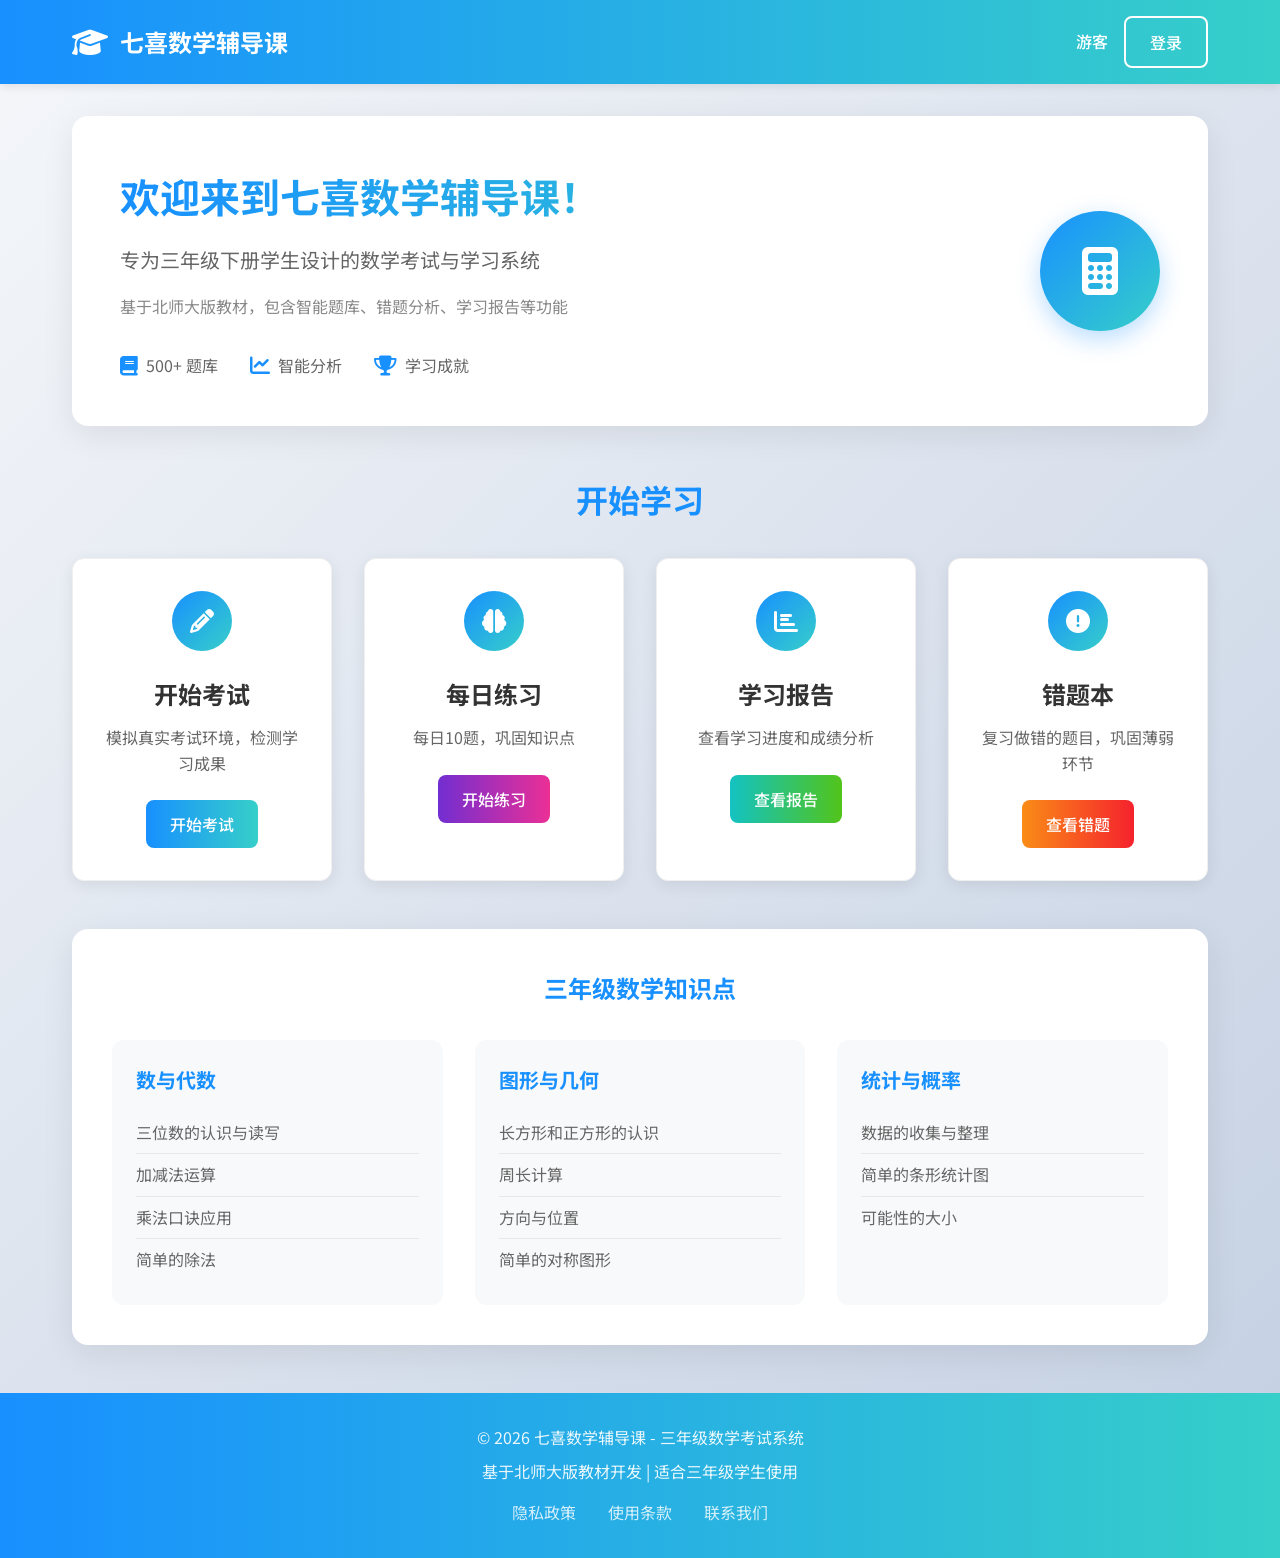
<file: index.html>
<!DOCTYPE html>
<html lang="zh-CN">
<head>
    <meta charset="UTF-8">
    <meta name="viewport" content="width=device-width, initial-scale=1.0">
    <title>七喜数学辅导课 - 三年级下册数学考试系统</title>
    <link rel="stylesheet" href="css/style.css">
    <link rel="stylesheet" href="css/exam-report.css">
    <link rel="stylesheet" href="css/chapter-selection.css">
    <link rel="stylesheet" href="https://cdnjs.cloudflare.com/ajax/libs/font-awesome/6.4.0/css/all.min.css">
    <link href="https://fonts.googleapis.com/css2?family=Noto+Sans+SC:wght@300;400;500;700&display=swap" rel="stylesheet">
</head>
<body>
    <!-- 导航栏 -->
    <nav class="navbar">
        <div class="nav-container">
            <div class="nav-brand">
                <i class="fas fa-graduation-cap"></i>
                <span>七喜数学辅导课</span>
            </div>
            <div class="nav-user">
                <span id="username">游客</span>
                <button id="loginBtn" class="btn btn-outline">登录</button>
            </div>
        </div>
    </nav>

    <!-- 主内容区 -->
    <main class="container">
        <!-- 欢迎横幅 -->
        <section class="hero">
            <div class="hero-content">
                <h1>欢迎来到七喜数学辅导课！</h1>
                <p class="subtitle">专为三年级下册学生设计的数学考试与学习系统</p>
                <p class="description">基于北师大版教材，包含智能题库、错题分析、学习报告等功能</p>
                <div class="hero-stats">
                    <div class="stat">
                        <i class="fas fa-book"></i>
                        <span>500+ 题库</span>
                    </div>
                    <div class="stat">
                        <i class="fas fa-chart-line"></i>
                        <span>智能分析</span>
                    </div>
                    <div class="stat">
                        <i class="fas fa-trophy"></i>
                        <span>学习成就</span>
                    </div>
                </div>
            </div>
            <div class="hero-image">
                <div class="math-icon">
                    <i class="fas fa-calculator"></i>
                </div>
            </div>
        </section>

        <!-- 功能卡片 -->
        <section class="features">
            <h2>开始学习</h2>
            <div class="cards">
                <div class="card" id="startExam">
                    <div class="card-icon">
                        <i class="fas fa-pencil-alt"></i>
                    </div>
                    <h3>开始考试</h3>
                    <p>模拟真实考试环境，检测学习成果</p>
                    <button class="btn btn-primary">开始考试</button>
                </div>
                
                <div class="card" id="dailyPractice">
                    <div class="card-icon">
                        <i class="fas fa-brain"></i>
                    </div>
                    <h3>每日练习</h3>
                    <p>每日10题，巩固知识点</p>
                    <button class="btn btn-secondary">开始练习</button>
                </div>
                
                <div class="card" id="viewReport">
                    <div class="card-icon">
                        <i class="fas fa-chart-bar"></i>
                    </div>
                    <h3>学习报告</h3>
                    <p>查看学习进度和成绩分析</p>
                    <button class="btn btn-info">查看报告</button>
                </div>
                
                <div class="card" id="wrongQuestions">
                    <div class="card-icon">
                        <i class="fas fa-exclamation-circle"></i>
                    </div>
                    <h3>错题本</h3>
                    <p>复习做错的题目，巩固薄弱环节</p>
                    <button class="btn btn-warning">查看错题</button>
                </div>
            </div>
        </section>

        <!-- 年级信息 -->
        <section class="grade-info">
            <h2>三年级数学知识点</h2>
            <div class="topics">
                <div class="topic">
                    <h4>数与代数</h4>
                    <ul>
                        <li>三位数的认识与读写</li>
                        <li>加减法运算</li>
                        <li>乘法口诀应用</li>
                        <li>简单的除法</li>
                    </ul>
                </div>
                <div class="topic">
                    <h4>图形与几何</h4>
                    <ul>
                        <li>长方形和正方形的认识</li>
                        <li>周长计算</li>
                        <li>方向与位置</li>
                        <li>简单的对称图形</li>
                    </ul>
                </div>
                <div class="topic">
                    <h4>统计与概率</h4>
                    <ul>
                        <li>数据的收集与整理</li>
                        <li>简单的条形统计图</li>
                        <li>可能性的大小</li>
                    </ul>
                </div>
            </div>
        </section>
    </main>

    <!-- 页脚 -->
    <footer class="footer">
        <div class="footer-content">
            <p>© 2026 七喜数学辅导课 - 三年级数学考试系统</p>
            <p>基于北师大版教材开发 | 适合三年级学生使用</p>
            <div class="footer-links">
                <a href="#">隐私政策</a>
                <a href="#">使用条款</a>
                <a href="#">联系我们</a>
            </div>
        </div>
    </footer>

    <!-- 登录模态框 -->
    <div id="loginModal" class="modal">
        <div class="modal-content">
            <span class="close">&times;</span>
            <h2>学生登录</h2>
            <form id="loginForm">
                <div class="form-group">
                    <label for="studentName">学生姓名</label>
                    <input type="text" id="studentName" placeholder="请输入您的姓名" required>
                </div>
                <div class="form-group">
                    <label for="grade">年级</label>
                    <select id="grade" required>
                        <option value="">请选择年级</option>
                        <option value="3" selected>三年级</option>
                        <option value="4">四年级</option>
                        <option value="5">五年级</option>
                    </select>
                </div>
                <button type="submit" class="btn btn-primary">开始学习</button>
            </form>
            <p class="modal-note">提示：系统会保存您的学习记录，方便下次继续学习</p>
        </div>
    </div>

    <script src="js/utils.js"></script>
    <script src="js/chapter-system.js"></script>
    <script src="js/app.js"></script>
</body>
</html>
</file>
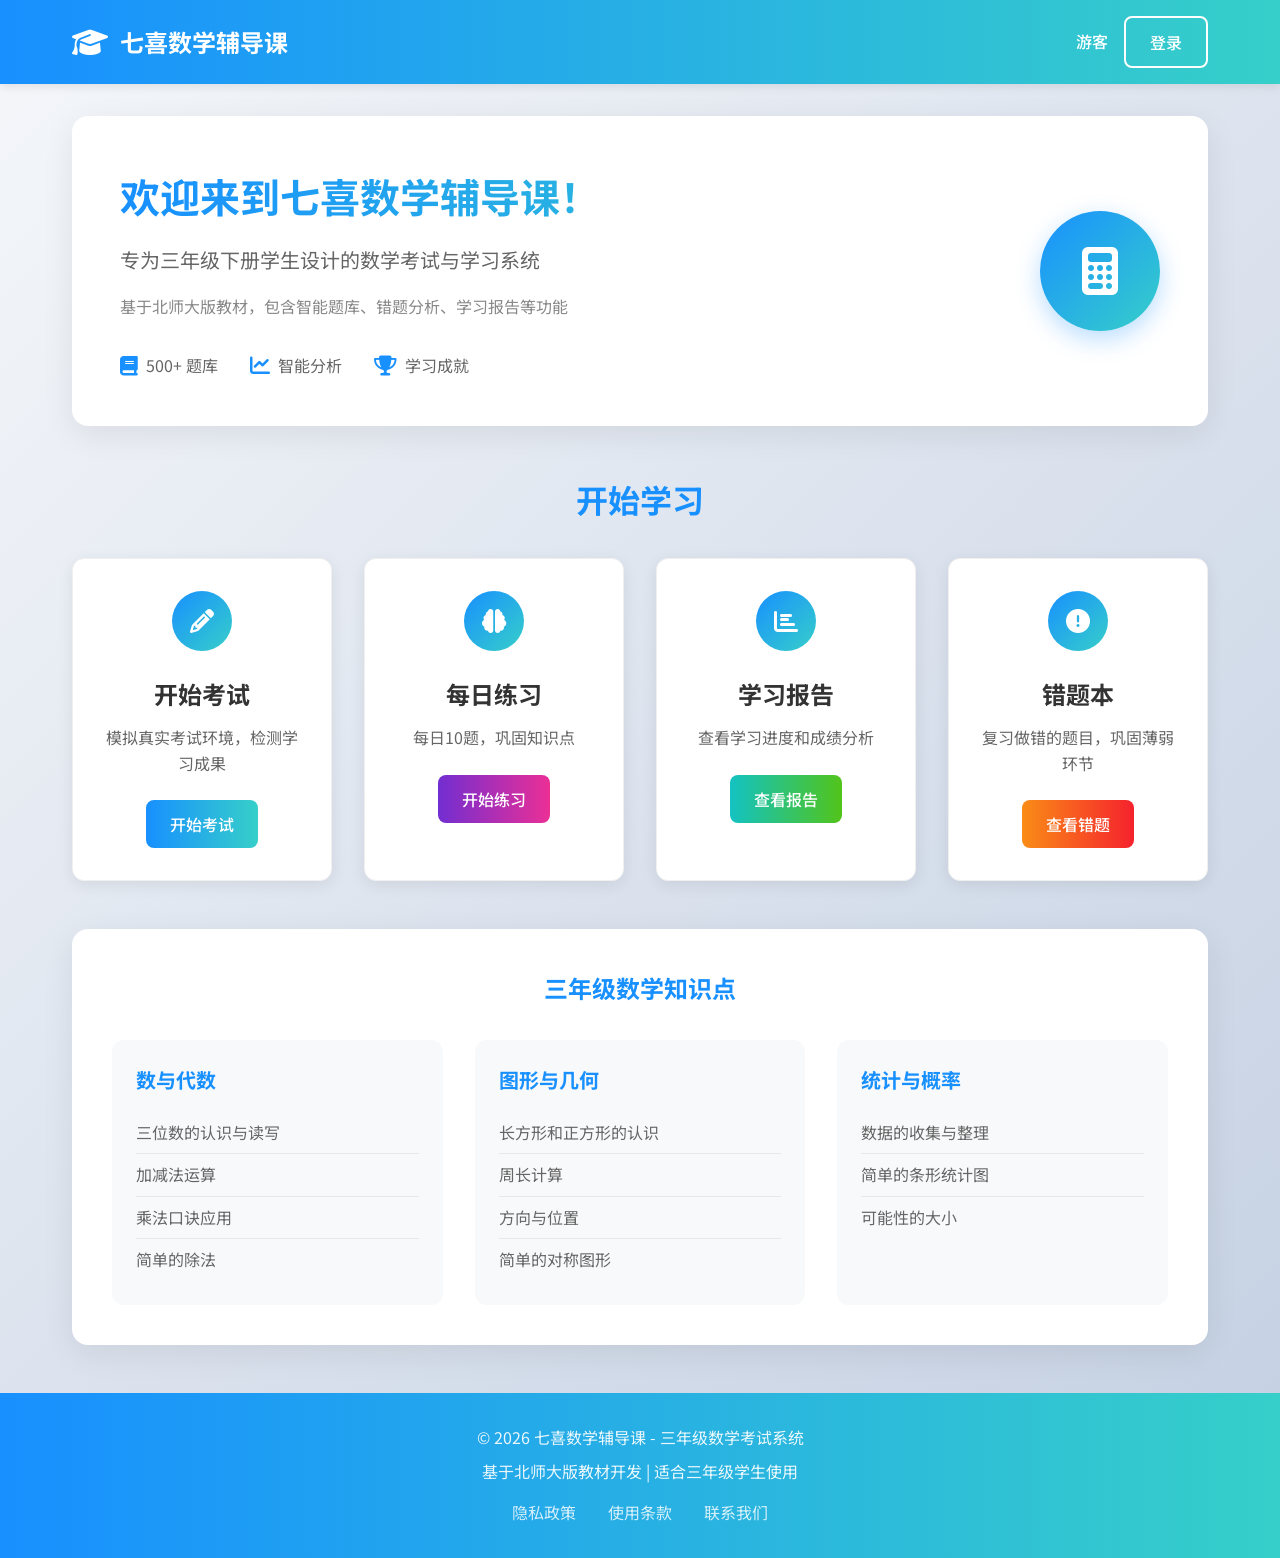
<file: diagnosis.html>
<!DOCTYPE html>
<html lang="zh-CN">
<head>
    <meta charset="UTF-8">
    <meta name="viewport" content="width=device-width, initial-scale=1.0">
    <title>🔍 诊断 - 题库加载检查</title>
    <style>
        body {
            font-family: 'Microsoft YaHei', sans-serif;
            max-width: 800px;
            margin: 40px auto;
            padding: 20px;
            background: #f5f5f5;
        }
        .card {
            background: white;
            border-radius: 12px;
            padding: 30px;
            box-shadow: 0 4px 12px rgba(0,0,0,0.1);
            margin-bottom: 20px;
        }
        h1 {
            color: #333;
            text-align: center;
        }
        .success {
            color: #28a745;
            font-weight: bold;
            font-size: 1.2em;
        }
        .error {
            color: #dc3545;
            font-weight: bold;
            font-size: 1.2em;
        }
        .info {
            background: #e3f2fd;
            padding: 15px;
            border-radius: 8px;
            margin: 15px 0;
        }
        button {
            background: #007bff;
            color: white;
            border: none;
            padding: 12px 30px;
            border-radius: 6px;
            cursor: pointer;
            font-size: 16px;
            margin: 10px 5px;
        }
        button:hover {
            background: #0056b3;
        }
        .question-sample {
            background: #f8f9fa;
            padding: 15px;
            border-left: 4px solid #007bff;
            margin: 10px 0;
        }
    </style>
</head>
<body>
    <div class="card">
        <h1>🔍 题库加载诊断</h1>
        <p style="text-align: center; color: #666;">检查三年级下册题库是否正常加载</p>
        
        <div id="diagnosis"></div>
        
        <div style="text-align: center; margin-top: 20px;">
            <button onclick="runDiagnosis()">🔄 重新诊断</button>
            <button onclick="window.location.href='exam.html'">📝 前往考试</button>
        </div>
    </div>

    <!-- 引入题库 -->
    <script src="js/question-bank-grade3-2.js"></script>
    <script src="js/exam.js"></script>

    <script>
        function runDiagnosis() {
            const diagDiv = document.getElementById('diagnosis');
            let html = '';

            // 检查1：题库文件是否加载
            html += '<h3>步骤1：检查题库文件</h3>';
            if (typeof getGrade3Semester2QuestionBank === 'function') {
                html += '<p class="success">✅ question-bank-grade3-2.js 加载成功</p>';
            } else {
                html += '<p class="error">❌ question-bank-grade3-2.js 未加载</p>';
                diagDiv.innerHTML = html;
                return;
            }

            // 检查2：题库函数是否正常
            html += '<h3>步骤2：调用题库函数</h3>';
            try {
                const questions = getGrade3Semester2QuestionBank();
                html += `<p class="success">✅ 题库函数调用成功</p>`;
                html += `<div class="info">题目总数: <strong>${questions.length}</strong> 道</div>`;
                
                if (questions.length === 0) {
                    html += '<p class="error">⚠️ 警告：题库为空！</p>';
                    diagDiv.innerHTML = html;
                    return;
                }
            } catch (e) {
                html += `<p class="error">❌ 题库函数调用失败: ${e.message}</p>`;
                diagDiv.innerHTML = html;
                return;
            }

            // 检查3：exam.js 的 getQuestionBank 函数
            html += '<h3>步骤3：检查 exam.js 集成</h3>';
            if (typeof getQuestionBank === 'function') {
                html += '<p class="success">✅ exam.js 已加载</p>';
                
                try {
                    const examQuestions = getQuestionBank();
                    if (examQuestions.length > 0) {
                        html += `<p class="success">✅ exam.js 成功调用题库（${examQuestions.length}题）</p>`;
                        
                        // 显示第一题作为示例
                        html += '<h3>题目示例（第1题）</h3>';
                        const q = examQuestions[0];
                        html += `
                            <div class="question-sample">
                                <p><strong>题目：</strong>${q.content}</p>
                                <p><strong>选项：</strong></p>
                                <ul>
                                    ${q.options.map(opt => `<li>${opt.id}. ${opt.text}</li>`).join('')}
                                </ul>
                                <p><strong>正确答案：</strong>${q.correctAnswer}</p>
                                <p><strong>解析：</strong>${q.explanation}</p>
                            </div>
                        `;
                    } else {
                        html += '<p class="error">❌ exam.js 返回空数组</p>';
                    }
                } catch (e) {
                    html += `<p class="error">❌ exam.js 调用失败: ${e.message}</p>`;
                }
            } else {
                html += '<p class="error">❌ exam.js 未加载或 getQuestionBank 函数不存在</p>';
            }

            // 检查4：统计信息
            html += '<h3>步骤4：题库详细信息</h3>';
            try {
                const questions = getGrade3Semester2QuestionBank();
                
                // 难度分布
                const difficulties = { easy: 0, medium: 0, hard: 0 };
                questions.forEach(q => {
                    difficulties[q.difficulty] = (difficulties[q.difficulty] || 0) + 1;
                });
                
                html += `
                    <div class="info">
                        <p><strong>难度分布：</strong></p>
                        <ul>
                            <li>简单题：${difficulties.easy || 0} 道</li>
                            <li>中等题：${difficulties.medium || 0} 道</li>
                            <li>困难题：${difficulties.hard || 0} 道</li>
                        </ul>
                    </div>
                `;
                
                // 知识点统计
                const knowledgePoints = {};
                questions.forEach(q => {
                    q.knowledgePoints.forEach(kp => {
                        knowledgePoints[kp] = (knowledgePoints[kp] || 0) + 1;
                    });
                });
                
                html += `
                    <div class="info">
                        <p><strong>知识点分布：</strong></p>
                        <ul>
                            ${Object.entries(knowledgePoints).map(([kp, count]) => 
                                `<li>${kp}: ${count}题</li>`
                            ).join('')}
                        </ul>
                    </div>
                `;
                
                html += '<p class="success">🎉 所有检查通过！题库工作正常！</p>';
            } catch (e) {
                html += `<p class="error">❌ 统计信息获取失败: ${e.message}</p>`;
            }

            diagDiv.innerHTML = html;
        }

        // 页面加载时自动运行诊断
        window.addEventListener('DOMContentLoaded', runDiagnosis);
    </script>
</body>
</html>
</file>
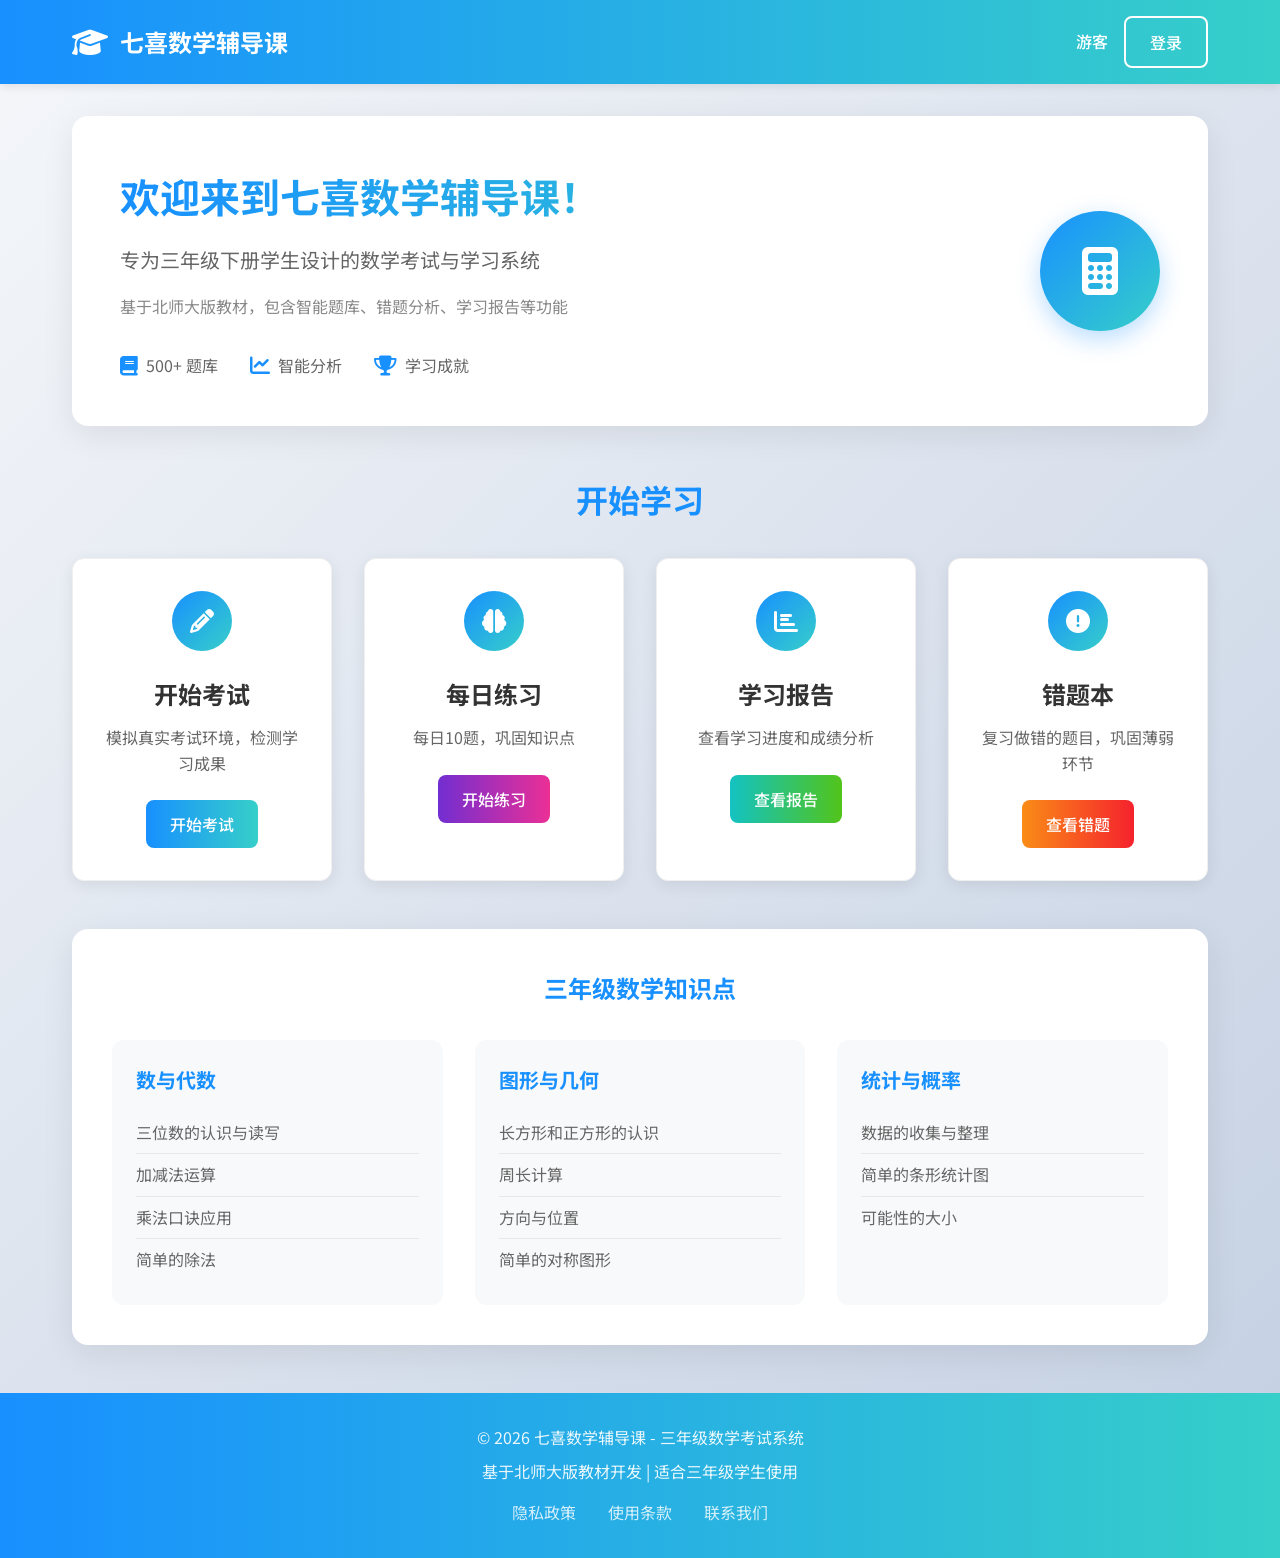
<file: exam.html>
<!DOCTYPE html>
<html lang="zh-CN">
<head>
    <meta charset="UTF-8">
    <meta name="viewport" content="width=device-width, initial-scale=1.0">
    <title>数学考试 - 七喜数学辅导课</title>
    <link rel="stylesheet" href="css/style.css">
    <link rel="stylesheet" href="css/exam-report.css">
    <link rel="stylesheet" href="css/review.css">
    <link rel="stylesheet" href="css/fun-effects.css">
    <link rel="stylesheet" href="css/car-system.css">
    <link rel="stylesheet" href="css/exam-actions.css">
    <link rel="stylesheet" href="css/game.css">
    <link rel="stylesheet" href="https://cdnjs.cloudflare.com/ajax/libs/font-awesome/6.4.0/css/all.min.css">
</head>
<body>
    <!-- 导航栏 -->
    <nav class="navbar">
        <div class="nav-container">
            <div class="nav-brand">
                <i class="fas fa-graduation-cap"></i>
                <span>七喜数学辅导课 - 考试中</span>
            </div>
            <div class="nav-exam-info">
                <span id="examProgress">第1题 / 共10题</span>
                <span id="examTimer">剩余时间: 30:00</span>
            </div>
        </div>
    </nav>

    <!-- 考试内容 -->
    <main class="container">
        <!-- 考试信息 -->
        <section class="exam-header">
            <div class="exam-info">
                <h1>三年级数学考试</h1>
                <div class="exam-stats">
                    <div class="stat">
                        <i class="fas fa-user"></i>
                        <span id="studentNameDisplay">学生姓名</span>
                    </div>
                    <div class="stat">
                        <i class="fas fa-clock"></i>
                        <span>开始时间: <span id="startTimeDisplay">15:30</span></span>
                    </div>
                </div>
            </div>
            
            <div class="exam-controls">
                <button id="prevQuestion" class="btn btn-outline" disabled>
                    <i class="fas fa-arrow-left"></i>上一题
                </button>
                <button id="nextQuestion" class="btn btn-primary">
                    下一题<i class="fas fa-arrow-right"></i>
                </button>
                <button id="submitExam" class="btn btn-warning">
                    <i class="fas fa-paper-plane"></i>交卷
                </button>
            </div>
        </section>

        <!-- 题目区域 -->
        <section id="questionContainer" class="question-container">
            <!-- 题目会通过JavaScript动态加载 -->
            <div class="loading">
                <i class="fas fa-spinner fa-spin"></i>
                <p>正在加载题目...</p>
            </div>
        </section>

        <!-- 答题进度 -->
        <section class="exam-progress">
            <h3>答题进度</h3>
            <div class="progress-grid" id="progressGrid">
                <!-- 进度按钮会通过JavaScript动态生成 -->
            </div>
        </section>
    </main>

    <!-- 页脚 -->
    <footer class="footer">
        <div class="footer-content">
            <p>© 2026 七喜数学辅导课 - 三年级数学考试系统</p>
            <p>考试进行中，请认真作答</p>
        </div>
    </footer>

    <!-- 考试专用脚本 -->
    <script src="js/utils.js"></script>
    <script src="js/knowledge-points-map.js"></script>
    <script src="js/enhanced-collision-test.js"></script>
    <script src="js/car-system.js"></script>
    <script src="js/question-bank-grade3-2.js"></script>
    <script src="js/exam.js"></script>
</body>
</html>
</file>
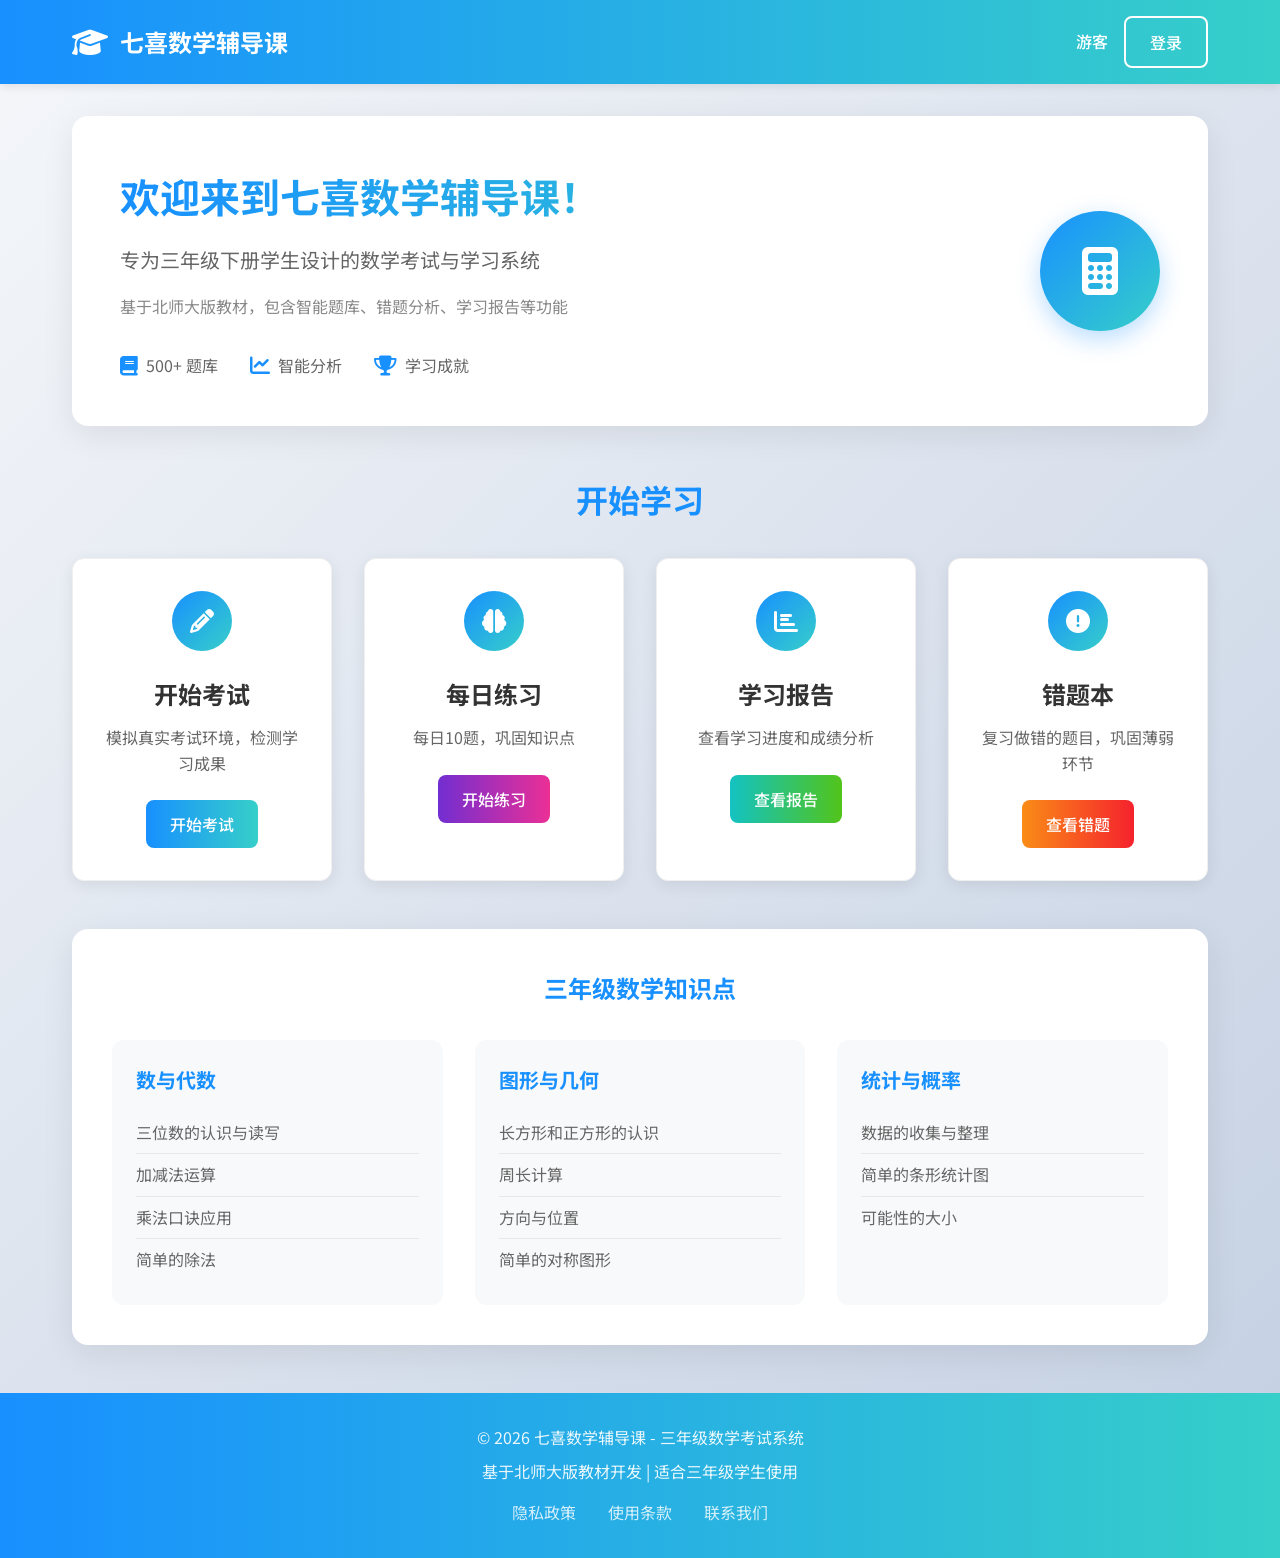
<file: game.html>
<!DOCTYPE html>
<html lang="zh-CN">
<head>
    <meta charset="UTF-8">
    <meta name="viewport" content="width=device-width, initial-scale=1.0">
    <title>汽车闯关游戏 - 七喜数学辅导课</title>
    <link rel="stylesheet" href="css/style.css">
    <link rel="stylesheet" href="css/exam-report.css">
    <link rel="stylesheet" href="css/game.css">
    <link rel="stylesheet" href="css/enhanced-collision.css">
    <link rel="stylesheet" href="https://cdnjs.cloudflare.com/ajax/libs/font-awesome/6.4.0/css/all.min.css">
</head>
<body>
    <div class="game-title">
        <h1>🏎️ 七喜数学辅导课汽车闯关游戏</h1>
        <p class="subtitle">三年级下册 - 通过数学考试改装赛车，赢得比赛！</p>
    </div>
    <!-- 导航栏 -->
    <nav class="navbar">
        <div class="nav-container">
            <div class="nav-brand">
                <i class="fas fa-racing-car"></i>
                <span>数学赛车闯关</span>
            </div>
            <div class="nav-user">
                <span id="gameUsername">赛车手</span>
                <div class="game-points">
                    <i class="fas fa-coins"></i>
                    <span id="gamePoints">0</span>
                </div>
                <button id="backToHome" class="btn btn-outline">
                    <i class="fas fa-home"></i>返回首页
                </button>
            </div>
        </div>
    </nav>

    <!-- 游戏主内容 -->
    <main class="game-container">
        <!-- 游戏概览 -->
        <section class="game-overview">
            <div class="overview-card">
                <h1>🏎️ 数学赛车闯关</h1>
                <p class="subtitle">三年级下册 - 通过数学考试改装赛车，赢得比赛！</p>
                <div class="overview-stats">
                    <div class="stat">
                        <i class="fas fa-trophy"></i>
                        <div>
                            <span class="stat-number" id="totalExams">0</span>
                            <span class="stat-label">次考试</span>
                        </div>
                    </div>
                    <div class="stat">
                        <i class="fas fa-star"></i>
                        <div>
                            <span class="stat-number" id="bestScore">0</span>
                            <span class="stat-label">最高分</span>
                        </div>
                    </div>
                    <div class="stat">
                        <i class="fas fa-car"></i>
                        <div>
                            <span class="stat-number" id="unlockedCars">1</span>
                            <span class="stat-label">辆赛车</span>
                        </div>
                    </div>
                    <div class="stat">
                        <i class="fas fa-cog"></i>
                        <div>
                            <span class="stat-number" id="unlockedParts">0</span>
                            <span class="stat-label">个零件</span>
                        </div>
                    </div>
                </div>
            </div>
        </section>

        <!-- 主要游戏区域 -->
        <div class="game-main">
            <!-- 左侧：车库和汽车 -->
            <section class="game-section garage-section">
                <h2><i class="fas fa-garage"></i> 我的车库</h2>
                <div id="carSelectionContainer" class="car-selection">
                    <!-- 汽车选择列表会通过JavaScript动态生成 -->
                </div>
                
                <div class="car-details" id="carDetails">
                    <h3>当前赛车状态</h3>
                    <div class="car-stats">
                        <div class="stat-bar">
                            <span>速度</span>
                            <div class="bar-container">
                                <div class="bar-fill" id="speedBar" style="width: 60%"></div>
                            </div>
                            <span id="speedValue">60</span>
                        </div>
                        <div class="stat-bar">
                            <span>操控</span>
                            <div class="bar-container">
                                <div class="bar-fill" id="handlingBar" style="width: 50%"></div>
                            </div>
                            <span id="handlingValue">50</span>
                        </div>
                        <div class="stat-bar">
                            <span>耐久</span>
                            <div class="bar-container">
                                <div class="bar-fill" id="durabilityBar" style="width: 40%"></div>
                            </div>
                            <span id="durabilityValue">40</span>
                        </div>
                        <div class="stat-bar">
                            <span>加速</span>
                            <div class="bar-container">
                                <div class="bar-fill" id="accelerationBar" style="width: 55%"></div>
                            </div>
                            <span id="accelerationValue">55</span>
                        </div>
                        <div class="stat-bar">
                            <span>刹车</span>
                            <div class="bar-container">
                                <div class="bar-fill" id="brakingBar" style="width: 45%"></div>
                            </div>
                            <span id="brakingValue">45</span>
                        </div>
                    </div>
                </div>
            </section>

            <!-- 中间：章节和比赛 -->
            <section class="game-section chapters-section">
                <h2><i class="fas fa-flag-checkered"></i> 闯关章节</h2>
                <div id="chapterContainer" class="chapters-list">
                    <!-- 章节列表会通过JavaScript动态生成 -->
                </div>
                
                <div class="race-section">
                    <h3><i class="fas fa-trophy"></i> 耐力比赛</h3>
                    <p>使用你改装后的赛车参加比赛，成绩越好奖励越多！</p>
                    <button id="startRaceBtn" class="btn btn-primary">
                        <i class="fas fa-play"></i> 开始比赛
                    </button>
                    <div id="raceResultContainer">
                        <!-- 比赛结果会动态显示 -->
                    </div>
                </div>
            </section>

            <!-- 右侧：零件和改装 -->
            <section class="game-section parts-section">
                <h2><i class="fas fa-tools"></i> 零件改装</h2>
                <div class="parts-inventory">
                    <h3>已解锁零件</h3>
                    <div id="partsList" class="parts-grid">
                        <!-- 零件列表会动态生成 -->
                    </div>
                </div>
                
                <div class="upgrade-section">
                    <h3><i class="fas fa-arrow-up"></i> 升级系统</h3>
                    <p>使用考试积分升级汽车零件，提升赛车性能！</p>
                    <div class="upgrade-options">
                        <div class="upgrade-option">
                            <h4>引擎升级</h4>
                            <p>提升速度和加速度</p>
                            <button class="btn btn-sm btn-primary upgrade-part-btn" data-part-id="engine">
                                升级 (100积分)
                            </button>
                        </div>
                        <div class="upgrade-option">
                            <h4>轮胎升级</h4>
                            <p>提升操控和刹车</p>
                            <button class="btn btn-sm btn-primary upgrade-part-btn" data-part-id="tires">
                                升级 (100积分)
                            </button>
                        </div>
                        <div class="upgrade-option">
                            <h4>刹车升级</h4>
                            <p>提升刹车和安全性能</p>
                            <button class="btn btn-sm btn-primary upgrade-part-btn" data-part-id="brakes">
                                升级 (100积分)
                            </button>
                        </div>
                        <div class="upgrade-option">
                            <h4>悬挂升级</h4>
                            <p>提升操控和舒适度</p>
                            <button class="btn btn-sm btn-primary upgrade-part-btn" data-part-id="suspension">
                                升级 (100积分)
                            </button>
                        </div>
                    </div>
                </div>
                
                <div class="collision-test">
                    <h3><i class="fas fa-car-crash"></i> 碰撞测试</h3>
                    <p>测试你的赛车安全性能</p>
                    <button id="startCollisionTestBtn" class="btn btn-warning">
                        <i class="fas fa-bolt"></i> 开始碰撞测试
                    </button>
                    <div id="collisionResult" class="collision-result">
                        <!-- 碰撞测试结果会动态显示 -->
                    </div>
                </div>
            </section>
        </div>
    </main>

    <!-- 页脚 -->
    <footer class="footer">
        <div class="footer-content">
            <p>© 2026 七喜数学辅导课 - 汽车闯关游戏</p>
            <p>通过数学考试改装赛车，让学习变得更有趣！</p>
        </div>
    </footer>

    <!-- 游戏脚本 -->
    <script src="js/utils.js"></script>
    <script src="js/enhanced-collision-test.js"></script>
    <script src="js/game.js"></script>
</body>
</html>
</file>
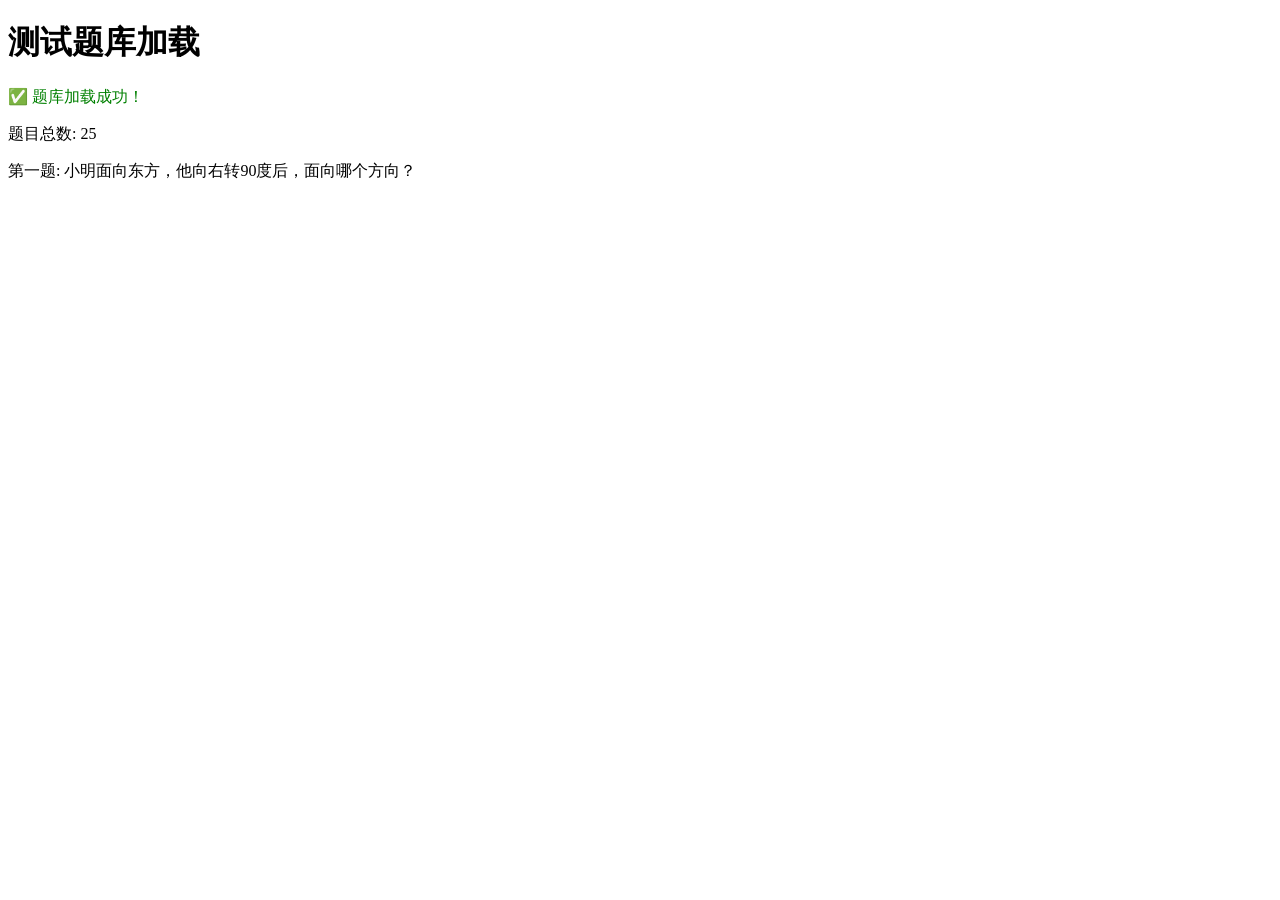
<file: test-question-bank.html>
<!DOCTYPE html>
<html>
<head>
    <meta charset="UTF-8">
    <title>测试题库加载</title>
</head>
<body>
    <h1>测试题库加载</h1>
    <div id="result"></div>
    
    <script src="js/question-bank-grade3-2.js"></script>
    <script>
        const resultDiv = document.getElementById('result');
        try {
            if (typeof getGrade3Semester2QuestionBank === 'function') {
                const questions = getGrade3Semester2QuestionBank();
                resultDiv.innerHTML = `
                    <p style="color: green;">✅ 题库加载成功！</p>
                    <p>题目总数: ${questions.length}</p>
                    <p>第一题: ${questions[0].content}</p>
                `;
            } else {
                resultDiv.innerHTML = '<p style="color: red;">❌ 函数不存在</p>';
            }
        } catch (e) {
            resultDiv.innerHTML = `<p style="color: red;">❌ 错误: ${e.message}</p>`;
        }
    </script>
</body>
</html>
</file>
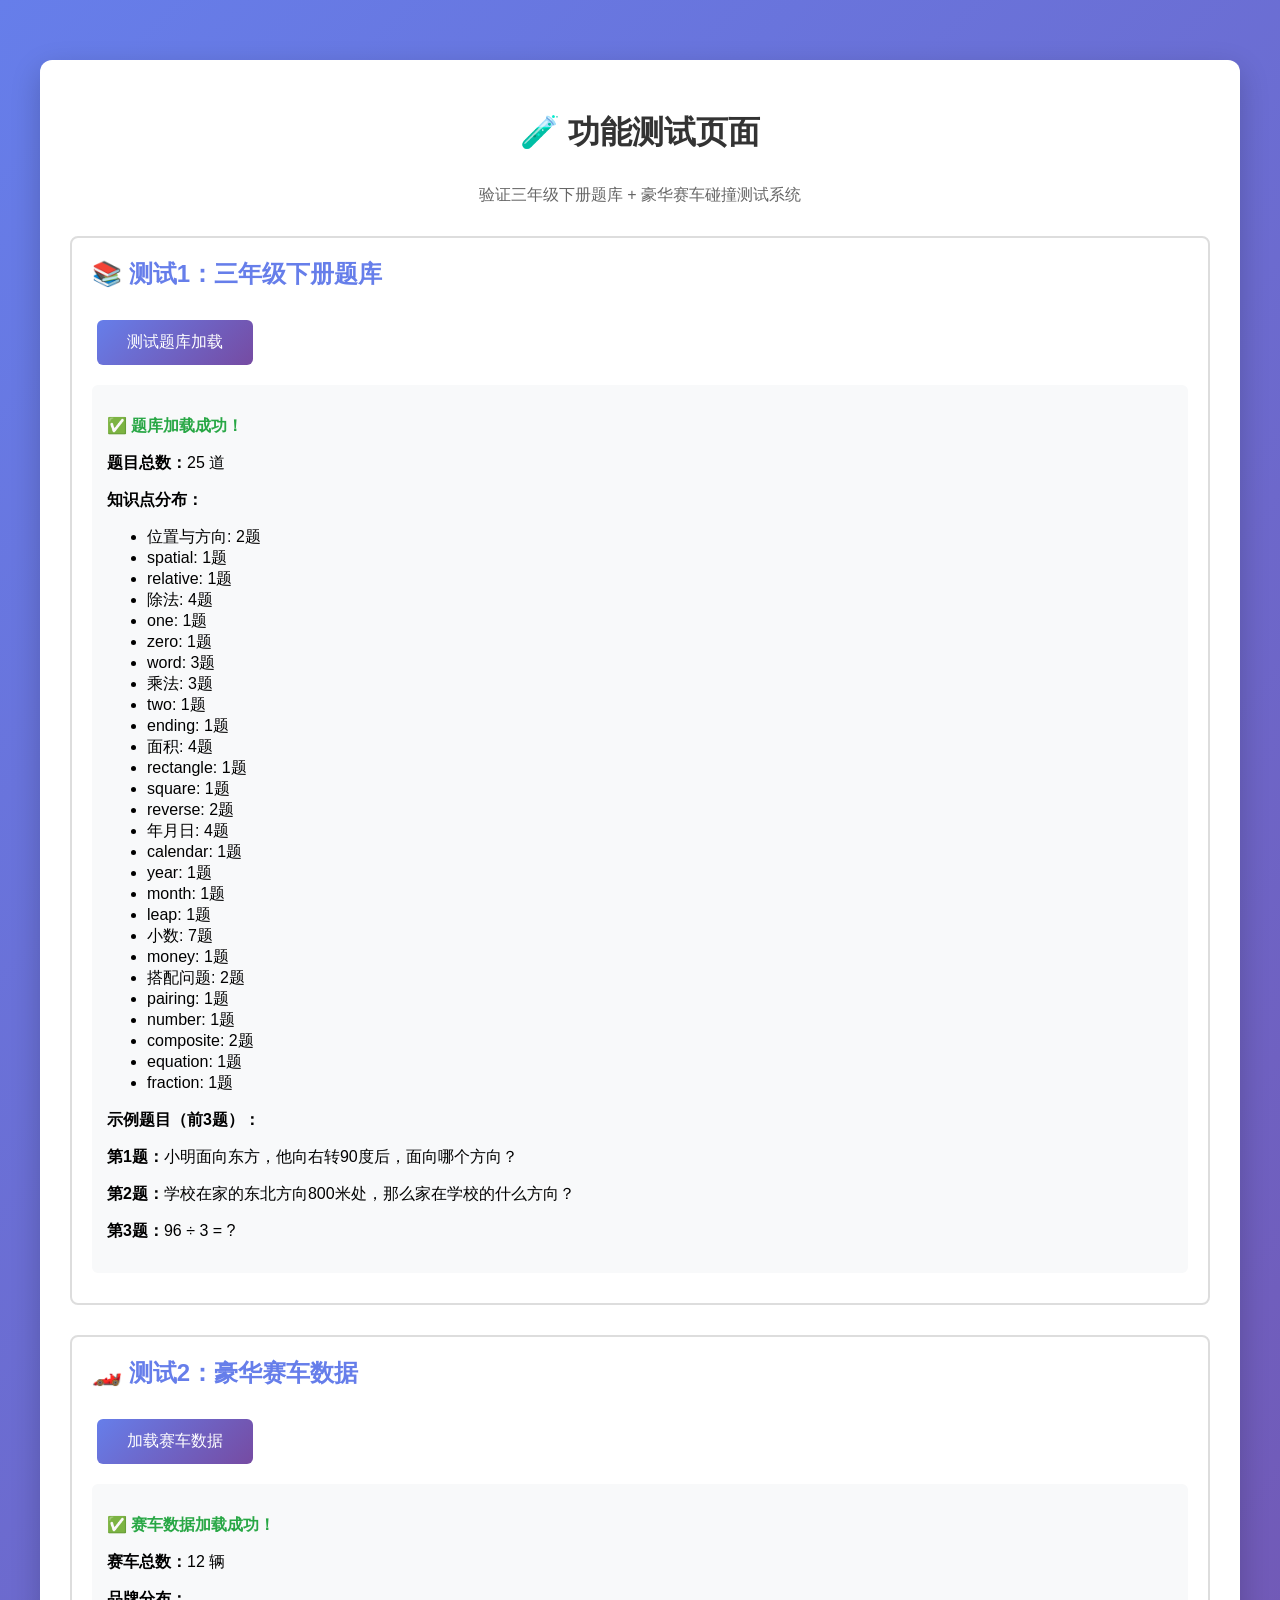
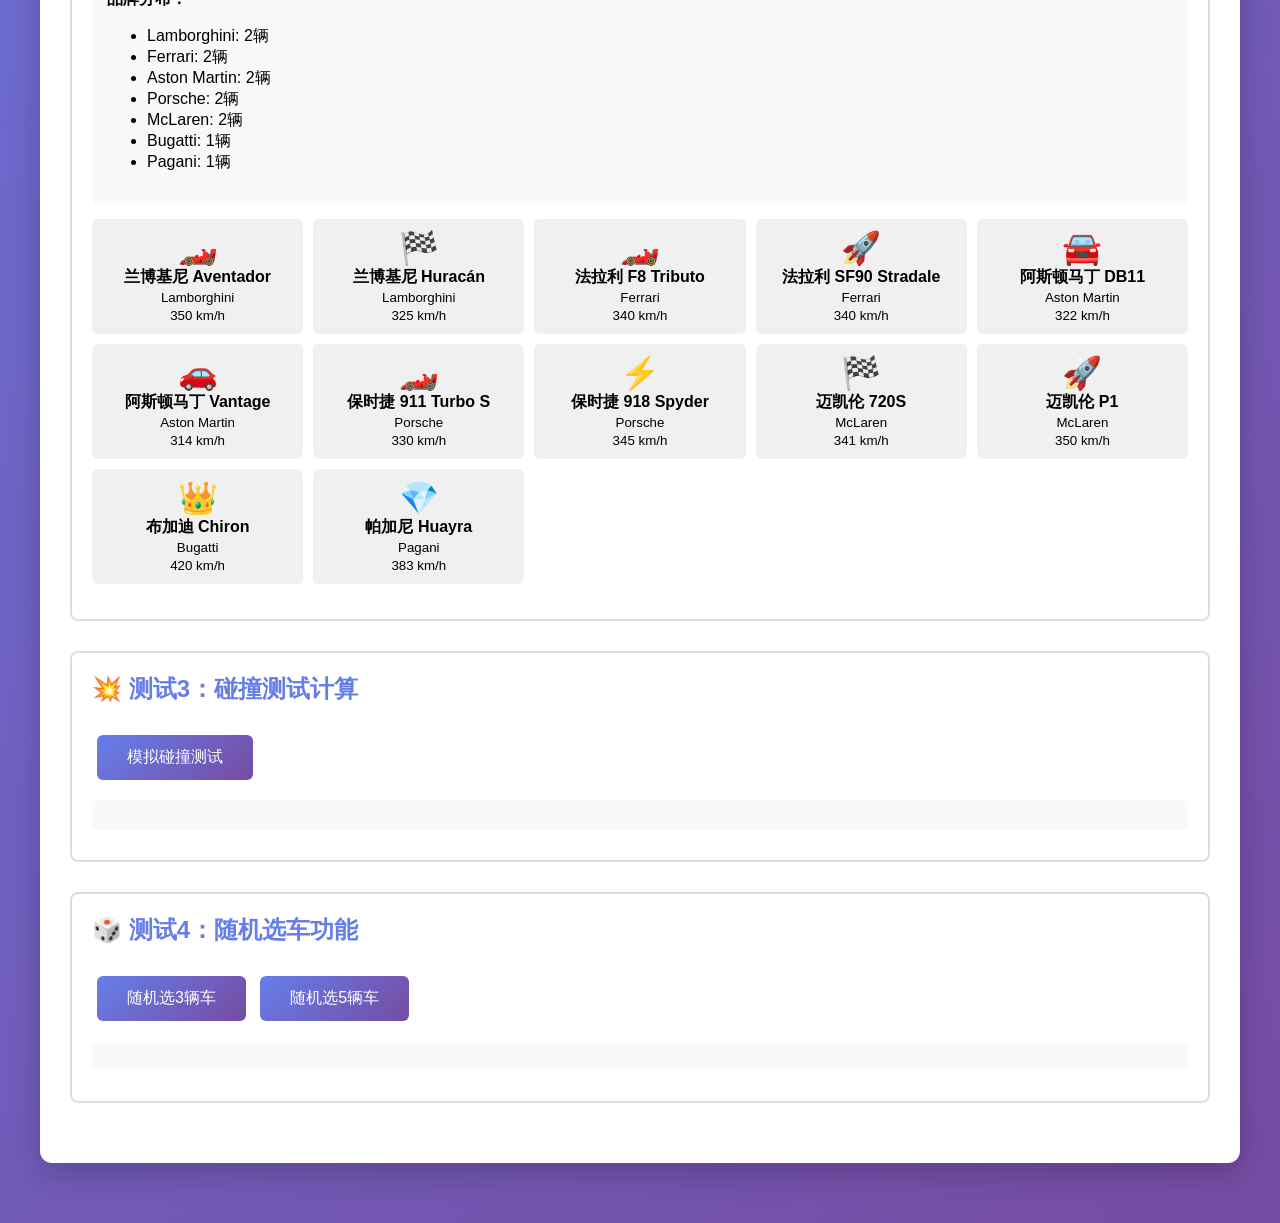
<file: test.html>
<!DOCTYPE html>
<html lang="zh-CN">
<head>
    <meta charset="UTF-8">
    <meta name="viewport" content="width=device-width, initial-scale=1.0">
    <title>功能测试 - 三年级下册题库 + 碰撞测试</title>
    <style>
        body {
            font-family: 'Microsoft YaHei', sans-serif;
            max-width: 1200px;
            margin: 40px auto;
            padding: 20px;
            background: linear-gradient(135deg, #667eea 0%, #764ba2 100%);
        }
        .test-container {
            background: white;
            border-radius: 12px;
            padding: 30px;
            box-shadow: 0 10px 30px rgba(0,0,0,0.2);
        }
        h1 {
            color: #333;
            text-align: center;
            margin-bottom: 30px;
        }
        .test-section {
            margin: 30px 0;
            padding: 20px;
            border: 2px solid #ddd;
            border-radius: 8px;
        }
        .test-section h2 {
            color: #667eea;
            margin-top: 0;
        }
        .test-result {
            background: #f8f9fa;
            padding: 15px;
            border-radius: 6px;
            margin: 10px 0;
        }
        .success {
            color: #28a745;
            font-weight: bold;
        }
        .error {
            color: #dc3545;
            font-weight: bold;
        }
        button {
            background: linear-gradient(135deg, #667eea 0%, #764ba2 100%);
            color: white;
            border: none;
            padding: 12px 30px;
            border-radius: 6px;
            font-size: 16px;
            cursor: pointer;
            margin: 10px 5px;
        }
        button:hover {
            transform: translateY(-2px);
            box-shadow: 0 5px 15px rgba(0,0,0,0.2);
        }
        .car-list {
            display: grid;
            grid-template-columns: repeat(auto-fill, minmax(200px, 1fr));
            gap: 10px;
            margin: 15px 0;
        }
        .car-item {
            padding: 10px;
            background: #f0f0f0;
            border-radius: 6px;
            text-align: center;
        }
    </style>
</head>
<body>
    <div class="test-container">
        <h1>🧪 功能测试页面</h1>
        <p style="text-align: center; color: #666;">验证三年级下册题库 + 豪华赛车碰撞测试系统</p>

        <!-- 测试1：题库加载 -->
        <div class="test-section">
            <h2>📚 测试1：三年级下册题库</h2>
            <button onclick="testQuestionBank()">测试题库加载</button>
            <div id="questionBankResult" class="test-result"></div>
        </div>

        <!-- 测试2：豪华赛车数据 -->
        <div class="test-section">
            <h2>🏎️ 测试2：豪华赛车数据</h2>
            <button onclick="testLuxuryCars()">加载赛车数据</button>
            <div id="luxuryCarsResult" class="test-result"></div>
            <div id="carListDisplay" class="car-list"></div>
        </div>

        <!-- 测试3：碰撞测试模拟 -->
        <div class="test-section">
            <h2>💥 测试3：碰撞测试计算</h2>
            <button onclick="testCollisionCalculation()">模拟碰撞测试</button>
            <div id="collisionResult" class="test-result"></div>
        </div>

        <!-- 测试4：随机选车 -->
        <div class="test-section">
            <h2>🎲 测试4：随机选车功能</h2>
            <button onclick="testRandomCars()">随机选3辆车</button>
            <button onclick="testRandomCars2()">随机选5辆车</button>
            <div id="randomCarsResult" class="test-result"></div>
        </div>
    </div>

    <!-- 引入必要的脚本 -->
    <script src="js/question-bank-grade3-2.js"></script>
    <script src="js/enhanced-collision-test.js"></script>

    <script>
        // 测试题库加载
        function testQuestionBank() {
            const resultDiv = document.getElementById('questionBankResult');
            try {
                const questions = getGrade3Semester2QuestionBank();
                const units = {
                    'direction': '位置与方向',
                    'division': '除法',
                    'multiplication': '乘法',
                    'area': '面积',
                    'time': '年月日',
                    'decimal': '小数',
                    'combination': '搭配问题'
                };
                
                let html = `<p class="success">✅ 题库加载成功！</p>`;
                html += `<p><strong>题目总数：</strong>${questions.length} 道</p>`;
                
                // 统计各单元题目数量
                const unitCount = {};
                questions.forEach(q => {
                    q.knowledgePoints.forEach(kp => {
                        const unit = kp.split('_')[0];
                        unitCount[unit] = (unitCount[unit] || 0) + 1;
                    });
                });
                
                html += `<p><strong>知识点分布：</strong></p><ul>`;
                for (const [key, count] of Object.entries(unitCount)) {
                    html += `<li>${units[key] || key}: ${count}题</li>`;
                }
                html += `</ul>`;
                
                // 显示前3道题作为示例
                html += `<p><strong>示例题目（前3题）：</strong></p>`;
                questions.slice(0, 3).forEach((q, i) => {
                    html += `<p><strong>第${i+1}题：</strong>${q.content}</p>`;
                });
                
                resultDiv.innerHTML = html;
            } catch (error) {
                resultDiv.innerHTML = `<p class="error">❌ 错误：${error.message}</p>`;
            }
        }

        // 测试豪华赛车数据
        function testLuxuryCars() {
            const resultDiv = document.getElementById('luxuryCarsResult');
            const carListDiv = document.getElementById('carListDisplay');
            try {
                const cars = LuxuryCars.cars;
                let html = `<p class="success">✅ 赛车数据加载成功！</p>`;
                html += `<p><strong>赛车总数：</strong>${cars.length} 辆</p>`;
                
                // 品牌统计
                const brands = {};
                cars.forEach(car => {
                    brands[car.brand] = (brands[car.brand] || 0) + 1;
                });
                html += `<p><strong>品牌分布：</strong></p><ul>`;
                for (const [brand, count] of Object.entries(brands)) {
                    html += `<li>${brand}: ${count}辆</li>`;
                }
                html += `</ul>`;
                
                resultDiv.innerHTML = html;
                
                // 显示所有赛车
                let carListHTML = '';
                cars.forEach(car => {
                    carListHTML += `
                        <div class="car-item">
                            <div style="font-size: 2em;">${car.icon}</div>
                            <strong>${car.name}</strong><br>
                            <small>${car.brand}</small><br>
                            <small>${car.baseSpeed} km/h</small>
                        </div>
                    `;
                });
                carListDiv.innerHTML = carListHTML;
            } catch (error) {
                resultDiv.innerHTML = `<p class="error">❌ 错误：${error.message}</p>`;
            }
        }

        // 测试碰撞计算
        function testCollisionCalculation() {
            const resultDiv = document.getElementById('collisionResult');
            try {
                // 模拟用户赛车
                const testCar = {
                    id: 'test_car',
                    name: '测试赛车',
                    brand: '七喜数学',
                    baseSpeed: 280,
                    baseSafety: 75,
                    weight: 1200,
                    icon: '🚗',
                    color: '#1E90FF',
                    description: '测试用赛车',
                    isUserCar: true
                };
                
                // 选择3辆随机豪车
                const competitors = LuxuryCars.getRandomCars(3);
                const allCars = [testCar, ...competitors];
                
                // 计算碰撞结果
                const results = calculateEnhancedCollisionResults(allCars);
                
                let html = `<p class="success">✅ 碰撞测试计算成功！</p>`;
                html += `<p><strong>参与车辆：</strong>${results.length} 辆</p>`;
                html += `<p><strong>测试结果：</strong></p><ul>`;
                results.forEach((result, i) => {
                    const rank = i === 0 ? '🥇' : i === 1 ? '🥈' : i === 2 ? '🥉' : `#${i+1}`;
                    html += `<li>${rank} ${result.car.name} - 安全得分: ${result.safetyScore}/100 (${result.safetyRating})</li>`;
                });
                html += `</ul>`;
                
                resultDiv.innerHTML = html;
            } catch (error) {
                resultDiv.innerHTML = `<p class="error">❌ 错误：${error.message}</p>`;
            }
        }

        // 测试随机选车
        function testRandomCars() {
            const resultDiv = document.getElementById('randomCarsResult');
            try {
                const cars = LuxuryCars.getRandomCars(3);
                let html = `<p class="success">✅ 随机选择3辆车</p><ul>`;
                cars.forEach(car => {
                    html += `<li>${car.icon} ${car.name} (${car.brand})</li>`;
                });
                html += `</ul>`;
                resultDiv.innerHTML = html;
            } catch (error) {
                resultDiv.innerHTML = `<p class="error">❌ 错误：${error.message}</p>`;
            }
        }

        function testRandomCars2() {
            const resultDiv = document.getElementById('randomCarsResult');
            try {
                const cars = LuxuryCars.getRandomCars(5);
                let html = `<p class="success">✅ 随机选择5辆车</p><ul>`;
                cars.forEach(car => {
                    html += `<li>${car.icon} ${car.name} (${car.brand})</li>`;
                });
                html += `</ul>`;
                resultDiv.innerHTML = html;
            } catch (error) {
                resultDiv.innerHTML = `<p class="error">❌ 错误：${error.message}</p>`;
            }
        }

        // 页面加载时自动运行基础测试
        window.addEventListener('DOMContentLoaded', () => {
            testQuestionBank();
            testLuxuryCars();
        });
    </script>
</body>
</html>
</file>
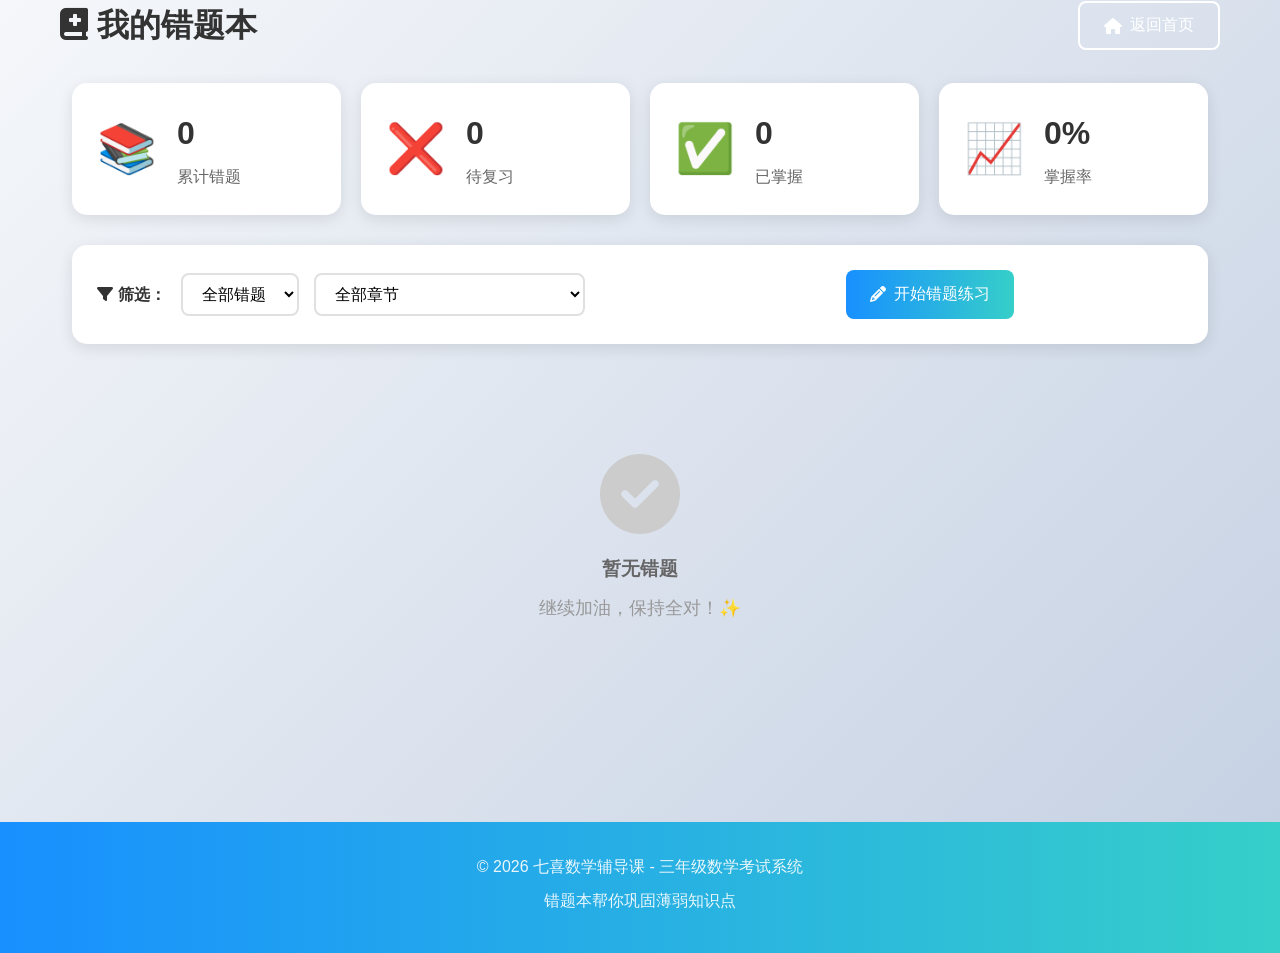
<file: wrong-questions.html>
<!DOCTYPE html>
<html lang="zh-CN">
<head>
    <meta charset="UTF-8">
    <meta name="viewport" content="width=device-width, initial-scale=1.0">
    <title>我的错题本 - 七喜数学辅导课</title>
    <link rel="stylesheet" href="css/style.css">
    <link rel="stylesheet" href="css/wrong-questions.css">
    <link rel="stylesheet" href="https://cdnjs.cloudflare.com/ajax/libs/font-awesome/6.4.0/css/all.min.css">
</head>
<body>
    <!-- 顶部导航 -->
    <header class="header">
        <div class="header-content">
            <h1><i class="fas fa-book-medical"></i> 我的错题本</h1>
            <button class="btn btn-outline" onclick="goToHome()">
                <i class="fas fa-home"></i> 返回首页
            </button>
        </div>
    </header>

    <!-- 主要内容 -->
    <main class="main-content">
        <div class="container">
            <!-- 错题统计 -->
            <section class="wrong-stats" id="wrongStats">
                <div class="stat-card">
                    <div class="stat-icon">📚</div>
                    <div class="stat-info">
                        <div class="stat-value" id="totalWrong">0</div>
                        <div class="stat-label">累计错题</div>
                    </div>
                </div>
                <div class="stat-card">
                    <div class="stat-icon">❌</div>
                    <div class="stat-info">
                        <div class="stat-value" id="unresolvedWrong">0</div>
                        <div class="stat-label">待复习</div>
                    </div>
                </div>
                <div class="stat-card">
                    <div class="stat-icon">✅</div>
                    <div class="stat-info">
                        <div class="stat-value" id="resolvedWrong">0</div>
                        <div class="stat-label">已掌握</div>
                    </div>
                </div>
                <div class="stat-card">
                    <div class="stat-icon">📈</div>
                    <div class="stat-info">
                        <div class="stat-value" id="masteryRate">0%</div>
                        <div class="stat-label">掌握率</div>
                    </div>
                </div>
            </section>

            <!-- 筛选和操作 -->
            <section class="wrong-filters">
                <div class="filter-group">
                    <label>
                        <i class="fas fa-filter"></i> 筛选：
                    </label>
                    <select id="statusFilter" onchange="filterWrongQuestions()">
                        <option value="all">全部错题</option>
                        <option value="unresolved">待复习</option>
                        <option value="resolved">已掌握</option>
                    </select>
                    
                    <select id="chapterFilter" onchange="filterWrongQuestions()">
                        <option value="all">全部章节</option>
                    </select>
                </div>
                
                <div class="action-group">
                    <button class="btn btn-primary" onclick="practiceWrongQuestions()" id="practiceBtn">
                        <i class="fas fa-pencil-alt"></i> 开始错题练习
                    </button>
                    <button class="btn btn-danger btn-outline" onclick="clearWrongQuestions()">
                        <i class="fas fa-trash"></i> 清空错题本
                    </button>
                </div>
            </section>

            <!-- 错题列表 -->
            <section class="wrong-list" id="wrongList">
                <div class="loading">
                    <i class="fas fa-spinner fa-spin"></i>
                    <p>正在加载错题...</p>
                </div>
            </section>
        </div>
    </main>

    <!-- 页脚 -->
    <footer class="footer">
        <div class="footer-content">
            <p>© 2026 七喜数学辅导课 - 三年级数学考试系统</p>
            <p>错题本帮你巩固薄弱知识点</p>
        </div>
    </footer>

    <script src="js/utils.js"></script>
    <script src="js/knowledge-points-map.js"></script>
    <script src="js/chapter-system.js"></script>
    <script src="js/wrong-questions.js"></script>
</body>
</html>
</file>
<file: css/style.css>
/* 数学小博士 - 网页版样式 */
* {
    margin: 0;
    padding: 0;
    box-sizing: border-box;
}

body {
    font-family: 'Noto Sans SC', sans-serif;
    background: linear-gradient(135deg, #f5f7fa 0%, #c3cfe2 100%);
    color: #333;
    min-height: 100vh;
    line-height: 1.6;
}

/* 导航栏 */
.navbar {
    background: linear-gradient(90deg, #1890FF 0%, #36CFC9 100%);
    color: white;
    padding: 1rem 0;
    box-shadow: 0 2px 10px rgba(0, 0, 0, 0.1);
}

.nav-container {
    max-width: 1200px;
    margin: 0 auto;
    padding: 0 2rem;
    display: flex;
    justify-content: space-between;
    align-items: center;
}

.nav-brand {
    display: flex;
    align-items: center;
    gap: 0.75rem;
    font-size: 1.5rem;
    font-weight: 700;
}

.nav-brand i {
    font-size: 1.8rem;
}

.nav-user {
    display: flex;
    align-items: center;
    gap: 1rem;
}

#username {
    font-weight: 500;
}

/* 按钮样式 */
.btn {
    padding: 0.75rem 1.5rem;
    border: none;
    border-radius: 8px;
    font-size: 1rem;
    font-weight: 500;
    cursor: pointer;
    transition: all 0.3s ease;
    font-family: inherit;
    display: inline-flex;
    align-items: center;
    justify-content: center;
    gap: 0.5rem;
}

.btn:hover {
    transform: translateY(-2px);
    box-shadow: 0 4px 12px rgba(0, 0, 0, 0.15);
}

.btn-primary {
    background: linear-gradient(90deg, #1890FF 0%, #36CFC9 100%);
    color: white;
}

.btn-secondary {
    background: linear-gradient(90deg, #722ED1 0%, #EB2F96 100%);
    color: white;
}

.btn-info {
    background: linear-gradient(90deg, #13C2C2 0%, #52C41A 100%);
    color: white;
}

.btn-warning {
    background: linear-gradient(90deg, #FA8C16 0%, #F5222D 100%);
    color: white;
}

.btn-outline {
    background: transparent;
    color: white;
    border: 2px solid white;
}

.btn-outline:hover {
    background: white;
    color: #1890FF;
}

/* 主容器 */
.container {
    max-width: 1200px;
    margin: 2rem auto;
    padding: 0 2rem;
}

/* 欢迎横幅 */
.hero {
    background: white;
    border-radius: 16px;
    padding: 3rem;
    margin-bottom: 3rem;
    box-shadow: 0 8px 32px rgba(0, 0, 0, 0.08);
    display: flex;
    align-items: center;
    justify-content: space-between;
    gap: 3rem;
}

.hero-content {
    flex: 1;
}

.hero h1 {
    font-size: 2.5rem;
    color: #1890FF;
    margin-bottom: 1rem;
    background: linear-gradient(90deg, #1890FF 0%, #36CFC9 100%);
    -webkit-background-clip: text;
    -webkit-text-fill-color: transparent;
}

.subtitle {
    font-size: 1.25rem;
    color: #666;
    margin-bottom: 1rem;
}

.description {
    color: #888;
    margin-bottom: 2rem;
    line-height: 1.8;
}

.hero-stats {
    display: flex;
    gap: 2rem;
    margin-top: 2rem;
}

.stat {
    display: flex;
    align-items: center;
    gap: 0.5rem;
    color: #666;
}

.stat i {
    color: #1890FF;
    font-size: 1.25rem;
}

.hero-image {
    flex-shrink: 0;
}

.math-icon {
    width: 120px;
    height: 120px;
    background: linear-gradient(135deg, #1890FF 0%, #36CFC9 100%);
    border-radius: 50%;
    display: flex;
    align-items: center;
    justify-content: center;
    font-size: 3rem;
    color: white;
    box-shadow: 0 8px 24px rgba(24, 144, 255, 0.3);
}

/* 功能卡片 */
.features h2 {
    text-align: center;
    font-size: 2rem;
    color: #1890FF;
    margin-bottom: 2rem;
}

.cards {
    display: grid;
    grid-template-columns: repeat(auto-fit, minmax(250px, 1fr));
    gap: 2rem;
    margin-bottom: 3rem;
}

.card {
    background: white;
    border-radius: 12px;
    padding: 2rem;
    text-align: center;
    box-shadow: 0 4px 16px rgba(0, 0, 0, 0.08);
    transition: all 0.3s ease;
    border: 1px solid #f0f0f0;
}

.card:hover {
    transform: translateY(-8px);
    box-shadow: 0 12px 32px rgba(0, 0, 0, 0.15);
}

.card-icon {
    width: 60px;
    height: 60px;
    background: linear-gradient(135deg, #1890FF 0%, #36CFC9 100%);
    border-radius: 50%;
    display: flex;
    align-items: center;
    justify-content: center;
    margin: 0 auto 1.5rem;
    font-size: 1.5rem;
    color: white;
}

.card h3 {
    font-size: 1.5rem;
    color: #333;
    margin-bottom: 0.75rem;
}

.card p {
    color: #666;
    margin-bottom: 1.5rem;
    line-height: 1.6;
}

/* 年级信息 */
.grade-info {
    background: white;
    border-radius: 16px;
    padding: 2.5rem;
    box-shadow: 0 8px 32px rgba(0, 0, 0, 0.08);
}

.grade-info h2 {
    color: #1890FF;
    margin-bottom: 2rem;
    text-align: center;
}

.topics {
    display: grid;
    grid-template-columns: repeat(auto-fit, minmax(300px, 1fr));
    gap: 2rem;
}

.topic {
    background: #f8f9fa;
    border-radius: 12px;
    padding: 1.5rem;
}

.topic h4 {
    color: #1890FF;
    margin-bottom: 1rem;
    font-size: 1.25rem;
}

.topic ul {
    list-style: none;
    padding-left: 0;
}

.topic li {
    padding: 0.5rem 0;
    color: #666;
    border-bottom: 1px solid #e8e8e8;
}

.topic li:last-child {
    border-bottom: none;
}

/* 页脚 */
.footer {
    background: linear-gradient(90deg, #1890FF 0%, #36CFC9 100%);
    color: white;
    padding: 2rem 0;
    margin-top: 3rem;
}

.footer-content {
    max-width: 1200px;
    margin: 0 auto;
    padding: 0 2rem;
    text-align: center;
}

.footer p {
    margin-bottom: 0.5rem;
    opacity: 0.9;
}

.footer-links {
    margin-top: 1rem;
    display: flex;
    justify-content: center;
    gap: 2rem;
}

.footer-links a {
    color: white;
    text-decoration: none;
    opacity: 0.8;
    transition: opacity 0.3s ease;
}

.footer-links a:hover {
    opacity: 1;
    text-decoration: underline;
}

/* 模态框 */
.modal {
    display: none;
    position: fixed;
    top: 0;
    left: 0;
    width: 100%;
    height: 100%;
    background: rgba(0, 0, 0, 0.5);
    z-index: 1000;
    align-items: center;
    justify-content: center;
}

.modal-content {
    background: white;
    border-radius: 16px;
    padding: 2.5rem;
    width: 90%;
    max-width: 500px;
    position: relative;
    box-shadow: 0 20px 60px rgba(0, 0, 0, 0.3);
}

.close {
    position: absolute;
    top: 1rem;
    right: 1.5rem;
    font-size: 1.5rem;
    cursor: pointer;
    color: #999;
}

.close:hover {
    color: #333;
}

.modal h2 {
    color: #1890FF;
    margin-bottom: 1.5rem;
    text-align: center;
}

.form-group {
    margin-bottom: 1.5rem;
}

.form-group label {
    display: block;
    margin-bottom: 0.5rem;
    color: #666;
    font-weight: 500;
}

.form-group input,
.form-group select {
    width: 100%;
    padding: 0.75rem;
    border: 2px solid #e8e8e8;
    border-radius: 8px;
    font-size: 1rem;
    font-family: inherit;
    transition: border-color 0.3s ease;
}

.form-group input:focus,
.form-group select:focus {
    outline: none;
    border-color: #1890FF;
}

.modal-note {
    margin-top: 1.5rem;
    color: #999;
    font-size: 0.875rem;
    text-align: center;
}

/* 响应式设计 */
@media (max-width: 768px) {
    .hero {
        flex-direction: column;
        text-align: center;
        padding: 2rem;
    }
    
    .hero h1 {
        font-size: 2rem;
    }
    
    .hero-stats {
        justify-content: center;
        flex-wrap: wrap;
    }
    
    .container {
        padding: 0 1rem;
    }
    
    .nav-container {
        padding: 0 1rem;
    }
    
    .cards {
        grid-template-columns: 1fr;
    }
    
    .topics {
        grid-template-columns: 1fr;
    }
}

/* 动画效果 */
@keyframes fadeIn {
    from { opacity: 0; transform: translateY(20px); }
    to { opacity: 1; transform: translateY(0); }
}

.hero, .card, .topic {
    animation: fadeIn 0.6s ease-out;
}

/* 进度条样式 */
.progress-bar {
    width: 100%;
    height: 8px;
    background: #f0f0f0;
    border-radius: 4px;
    overflow: hidden;
    margin: 1rem 0;
}

.progress-fill {
    height: 100%;
    background: linear-gradient(90deg, #1890FF 0%, #36CFC9 100%);
    border-radius: 4px;
    transition: width 0.3s ease;
}

/* 题目样式 */
.question-container {
    background: white;
    border-radius: 12px;
    padding: 2rem;
    margin-bottom: 2rem;
    box-shadow: 0 4px 16px rgba(0, 0, 0, 0.08);
}

.question-text {
    font-size: 1.25rem;
    color: #333;
    margin-bottom: 1.5rem;
    line-height: 1.6;
}

.option-list {
    list-style: none;
}

.option-item {
    padding: 1rem;
    margin-bottom: 0.75rem;
    background: #f8f9fa;
    border-radius: 8px;
    cursor: pointer;
    transition: all 0.3s ease;
    border: 2px solid transparent;
}

.option-item:hover {
    background: #e8f4ff;
    border-color: #1890FF;
}

.option-item.selected {
    background: #e8f4ff;
    border-color: #1890FF;
    color: #1890FF;
}

.option-item.correct {
    background: #d9f7be;
    border-color: #52c41a;
    color: #52c41a;
}

.option-item.wrong {
    background: #ffccc7;
    border-color: #f5222d;
    color: #f5222d;
}
</file>
<file: css/exam-report.css>
/* 考试和报告页面专用样式 */

/* 考试页面样式 */
.exam-header {
    background: white;
    border-radius: 16px;
    padding: 2rem;
    margin-bottom: 2rem;
    box-shadow: 0 4px 16px rgba(0, 0, 0, 0.08);
    display: flex;
    justify-content: space-between;
    align-items: center;
    flex-wrap: wrap;
    gap: 1.5rem;
}

.exam-info h1 {
    color: #1890FF;
    margin-bottom: 1rem;
    font-size: 1.75rem;
}

.exam-stats {
    display: flex;
    gap: 2rem;
    flex-wrap: wrap;
}

.exam-stats .stat {
    display: flex;
    align-items: center;
    gap: 0.5rem;
    color: #666;
    font-size: 0.95rem;
}

.exam-stats .stat i {
    color: #1890FF;
}

.exam-controls {
    display: flex;
    gap: 1rem;
    flex-wrap: wrap;
}

.nav-exam-info {
    display: flex;
    gap: 2rem;
    align-items: center;
}

.nav-exam-info span {
    font-weight: 500;
    color: white;
    opacity: 0.9;
}

#examTimer {
    background: rgba(255, 255, 255, 0.2);
    padding: 0.5rem 1rem;
    border-radius: 20px;
    font-weight: 600;
}

/* 题目头部 */
.question-header {
    display: flex;
    justify-content: space-between;
    align-items: center;
    margin-bottom: 1.5rem;
    padding-bottom: 1rem;
    border-bottom: 2px solid #f0f0f0;
}

.question-header h2 {
    color: #1890FF;
    font-size: 1.5rem;
}

.question-meta {
    display: flex;
    gap: 1.5rem;
    align-items: center;
}

.difficulty {
    padding: 0.25rem 0.75rem;
    border-radius: 20px;
    font-size: 0.875rem;
    font-weight: 500;
}

.difficulty-easy {
    background: #d9f7be;
    color: #52c41a;
}

.difficulty-medium {
    background: #fff7e6;
    color: #fa8c16;
}

.difficulty-hard {
    background: #ffccc7;
    color: #f5222d;
}

.estimated-time {
    color: #666;
    font-size: 0.875rem;
    display: flex;
    align-items: center;
    gap: 0.25rem;
}

.estimated-time i {
    color: #1890FF;
}

/* 选项列表增强 */
.option-item {
    display: flex;
    align-items: center;
    padding: 1rem 1.25rem;
    margin-bottom: 0.75rem;
    background: #f8f9fa;
    border-radius: 10px;
    cursor: pointer;
    transition: all 0.3s ease;
    border: 2px solid transparent;
}

.option-item:hover {
    background: #e8f4ff;
    border-color: #1890FF;
    transform: translateX(5px);
}

.option-item.selected {
    background: #e8f4ff;
    border-color: #1890FF;
    color: #1890FF;
    font-weight: 500;
}

.option-item.correct {
    background: #d9f7be;
    border-color: #52c41a;
    color: #52c41a;
}

.option-item.wrong {
    background: #ffccc7;
    border-color: #f5222d;
    color: #f5222d;
}

.option-letter {
    font-weight: 600;
    margin-right: 1rem;
    width: 24px;
    height: 24px;
    display: flex;
    align-items: center;
    justify-content: center;
    background: white;
    border-radius: 50%;
    font-size: 0.875rem;
}

.option-item.selected .option-letter {
    background: #1890FF;
    color: white;
}

.option-text {
    flex: 1;
}

.question-navigation {
    margin-top: 2rem;
    padding-top: 1rem;
    border-top: 1px solid #f0f0f0;
    color: #999;
    font-size: 0.875rem;
}

.hint {
    margin: 0;
    font-style: italic;
}

/* 考试进度 */
.exam-progress {
    background: white;
    border-radius: 16px;
    padding: 2rem;
    margin-top: 2rem;
    box-shadow: 0 4px 16px rgba(0, 0, 0, 0.08);
}

.exam-progress h3 {
    color: #1890FF;
    margin-bottom: 1.5rem;
    text-align: center;
}

.progress-grid {
    display: grid;
    grid-template-columns: repeat(auto-fill, minmax(50px, 1fr));
    gap: 0.75rem;
}

.progress-btn {
    width: 50px;
    height: 50px;
    border: 2px solid #e8e8e8;
    border-radius: 10px;
    background: white;
    color: #666;
    font-weight: 600;
    cursor: pointer;
    transition: all 0.3s ease;
    display: flex;
    align-items: center;
    justify-content: center;
    font-size: 1rem;
}

.progress-btn:hover {
    border-color: #1890FF;
    color: #1890FF;
    transform: scale(1.05);
}

.progress-btn.current {
    background: #1890FF;
    color: white;
    border-color: #1890FF;
}

.progress-btn.answered {
    background: #d9f7be;
    border-color: #52c41a;
    color: #52c41a;
}

.progress-btn.not-visited {
    background: #f5f5f5;
    color: #999;
    border-color: #d9d9d9;
}

/* 考试结果 */
.exam-result {
    background: white;
    border-radius: 16px;
    padding: 3rem;
    text-align: center;
    box-shadow: 0 8px 32px rgba(0, 0, 0, 0.1);
}

.result-header {
    margin-bottom: 2rem;
}

.result-header h2 {
    color: #1890FF;
    font-size: 2rem;
    margin-bottom: 0.5rem;
}

.result-subtitle {
    color: #666;
    font-size: 1.125rem;
}

.result-score {
    margin: 2rem 0 3rem;
}

.score-circle {
    width: 150px;
    height: 150px;
    background: linear-gradient(135deg, #1890FF 0%, #36CFC9 100%);
    border-radius: 50%;
    display: flex;
    flex-direction: column;
    align-items: center;
    justify-content: center;
    margin: 0 auto 1rem;
    color: white;
    box-shadow: 0 8px 24px rgba(24, 144, 255, 0.3);
}

.score-number {
    font-size: 3rem;
    font-weight: 700;
    line-height: 1;
}

.score-label {
    font-size: 1.25rem;
    opacity: 0.9;
}

.score-description {
    color: #666;
    font-size: 1rem;
}

.result-details {
    display: grid;
    grid-template-columns: repeat(auto-fit, minmax(250px, 1fr));
    gap: 2rem;
    margin-bottom: 3rem;
}

.detail-card {
    background: #f8f9fa;
    border-radius: 12px;
    padding: 1.5rem;
    text-align: left;
}

.detail-card h4 {
    color: #1890FF;
    margin-bottom: 1rem;
    font-size: 1.125rem;
}

.detail-card p {
    margin: 0.5rem 0;
    color: #666;
}

.result-actions {
    display: flex;
    justify-content: center;
    gap: 1rem;
    flex-wrap: wrap;
}

/* 报告页面样式 */
.report-overview {
    margin-bottom: 3rem;
}

.report-overview h1 {
    text-align: center;
    color: #1890FF;
    margin-bottom: 2rem;
    font-size: 2rem;
}

.overview-cards {
    display: grid;
    grid-template-columns: repeat(auto-fit, minmax(200px, 1fr));
    gap: 1.5rem;
    margin-bottom: 2rem;
}

.overview-card {
    background: white;
    border-radius: 12px;
    padding: 1.5rem;
    text-align: center;
    box-shadow: 0 4px 16px rgba(0, 0, 0, 0.08);
    transition: transform 0.3s ease;
}

.overview-card:hover {
    transform: translateY(-5px);
    box-shadow: 0 8px 24px rgba(0, 0, 0, 0.12);
}

.overview-card .card-icon {
    width: 60px;
    height: 60px;
    background: linear-gradient(135deg, #1890FF 0%, #36CFC9 100%);
    border-radius: 50%;
    display: flex;
    align-items: center;
    justify-content: center;
    margin: 0 auto 1rem;
    font-size: 1.5rem;
    color: white;
}

.overview-card h3 {
    color: #333;
    font-size: 1.125rem;
    margin-bottom: 0.5rem;
}

.stat-number {
    font-size: 2rem;
    font-weight: 700;
    color: #1890FF;
    margin: 0.5rem 0;
}

.stat-label {
    color: #666;
    font-size: 0.875rem;
}

/* 图表分析 */
.chart-analysis {
    margin-bottom: 3rem;
}

.chart-row {
    display: grid;
    grid-template-columns: repeat(auto-fit, minmax(350px, 1fr));
    gap: 2rem;
    margin-bottom: 2rem;
}

.chart-container {
    background: white;
    border-radius: 12px;
    padding: 1.5rem;
    box-shadow: 0 4px 16px rgba(0, 0, 0, 0.08);
}

.chart-container h3 {
    color: #1890FF;
    margin-bottom: 1rem;
    font-size: 1.125rem;
    text-align: center;
}

.chart-container canvas {
    width: 100% !important;
    height: 250px !important;
}

/* 详细分析 */
.detailed-analysis {
    background: white;
    border-radius: 16px;
    padding: 2rem;
    margin-bottom: 3rem;
    box-shadow: 0 4px 16px rgba(0, 0, 0, 0.08);
}

.detailed-analysis h2 {
    color: #1890FF;
    margin-bottom: 1.5rem;
    text-align: center;
    font-size: 1.5rem;
}

.analysis-section {
    margin-bottom: 2rem;
    padding-bottom: 1.5rem;
    border-bottom: 1px solid #f0f0f0;
}

.analysis-section:last-child {
    border-bottom: none;
    margin-bottom: 0;
    padding-bottom: 0;
}

.analysis-section h3 {
    color: #333;
    font-size: 1.125rem;
    margin-bottom: 1rem;
    display: flex;
    align-items: center;
    gap: 0.5rem;
}

.analysis-section h3 i {
    color: #1890FF;
}

.analysis-section ul {
    list-style: none;
    padding-left: 0;
}

.analysis-section li {
    padding: 0.75rem;
    margin-bottom: 0.5rem;
    background: #f8f9fa;
    border-radius: 8px;
    display: flex;
    justify-content: space-between;
    align-items: center;
}

.analysis-section li strong {
    color: #333;
}

.analysis-section li .rate {
    color: #1890FF;
    font-weight: 600;
    background: white;
    padding: 0.25rem 0.75rem;
    border-radius: 20px;
    font-size: 0.875rem;
}

#suggestions p {
    padding: 0.75rem;
    margin-bottom: 0.75rem;
    background: #f0f8ff;
    border-left: 4px solid #1890FF;
    border-radius: 0 8px 8px 0;
    color: #333;
    line-height: 1.6;
}

#suggestions strong {
    color: #1890FF;
}

/* 错题回顾 */
.wrong-questions-review {
    background: white;
    border-radius: 16px;
    padding: 2rem;
    box-shadow: 0 4px 16px rgba(0, 0, 0, 0.08);
}

.wrong-questions-review h2 {
    color: #1890FF;
    margin-bottom: 1.5rem;
    text-align: center;
    font-size: 1.5rem;
}

.no-wrong-questions {
    text-align: center;
    padding: 3rem 1rem;
    color: #666;
}

.no-wrong-questions i {
    font-size: 3rem;
    color: #52c41a;
    margin-bottom: 1rem;
}

.no-wrong-questions p {
    margin: 0.5rem 0;
}

.wrong-question-item {
    background: #f8f9fa;
    border-radius: 12px;
    padding: 1.5rem;
    margin-bottom: 1rem;
    border: 1px solid #e8e8e8;
}

.wrong-question-header {
    display: flex;
    justify-content: space-between;
    align-items: center;
    margin-bottom: 1rem;
    padding-bottom: 0.75rem;
    border-bottom: 1px solid #e8e8e8;
}

.wrong-question-header h4 {
    color: #333;
    margin: 0;
}

.wrong-date {
    color: #999;
    font-size: 0.875rem;
}

.wrong-question-content {
    margin-bottom: 1rem;
}

.wrong-question-content p {
    margin: 0.5rem 0;
    color: #666;
    line-height: 1.6;
}

.wrong-question-content strong {
    color: #333;
}

.btn-sm {
    padding: 0.5rem 1rem;
    font-size: 0.875rem;
}

/* 响应式调整 */
@media (max-width: 768px) {
    .exam-header {
        flex-direction: column;
        text-align: center;
    }
    
    .exam-controls {
        justify-content: center;
    }
    
    .nav-exam-info {
        flex-direction: column;
        gap: 0.5rem;
        text-align: center;
    }
    
    .question-header {
        flex-direction: column;
        gap: 1rem;
        text-align: center;
    }
    
    .question-meta {
        justify-content: center;
    }
    
    .progress-grid {
        grid-template-columns: repeat(auto-fill, minmax(40px, 1fr));
    }
    
    .progress-btn {
        width: 40px;
        height: 40px;
        font-size: 0.875rem;
    }
    
    .result-details {
        grid-template-columns: 1fr;
    }
    
    .result-actions {
        flex-direction: column;
    }
    
    .chart-row {
        grid-template-columns: 1fr;
    }
    
    .overview-cards {
        grid-template-columns: repeat(2, 1fr);
    }
}

@media (max-width: 480px) {
    .overview-cards {
        grid-template-columns: 1fr;
    }
    
    .exam-controls {
        flex-direction: column;
        width: 100%;
    }
    
    .exam-controls .btn {
        width: 100%;
    }
}
/* 零件收集提示 */
.parts-hint {
    margin-top: 15px;
    padding: 12px 15px;
    background: linear-gradient(135deg, #fff3cd 0%, #ffeaa7 100%);
    border-left: 4px solid #ffc107;
    border-radius: 8px;
    font-size: 0.95em;
    color: #856404;
    line-height: 1.6;
}

.parts-hint i {
    color: #ffc107;
    margin-right: 5px;
}

.parts-hint strong {
    color: #ff6b6b;
    font-weight: bold;
}

/* 零件统计项强调 */
.stat-item.good-parts .stat-value {
    color: #28a745;
    font-weight: bold;
}

.stat-item.damaged-parts .stat-value {
    color: #ffc107;
    font-weight: bold;
}

/* 未答题目标记 */
.detail-card p:has(.unanswered-icon) {
    color: #6c757d;
}
</file>
<file: css/chapter-selection.css>
/* 章节选择模态框 */
.chapter-modal {
    position: fixed;
    top: 0;
    left: 0;
    width: 100%;
    height: 100%;
    background: rgba(0, 0, 0, 0.7);
    display: flex;
    align-items: center;
    justify-content: center;
    z-index: 10000;
    opacity: 0;
    transition: opacity 0.3s ease;
}

.chapter-modal.show {
    opacity: 1;
}

.chapter-modal-content {
    background: white;
    border-radius: 20px;
    width: 90%;
    max-width: 900px;
    max-height: 90vh;
    overflow-y: auto;
    box-shadow: 0 20px 60px rgba(0, 0, 0, 0.3);
    animation: modalSlideUp 0.4s cubic-bezier(0.68, -0.55, 0.265, 1.55);
}

@keyframes modalSlideUp {
    from {
        transform: translateY(100px);
        opacity: 0;
    }
    to {
        transform: translateY(0);
        opacity: 1;
    }
}

.chapter-modal-header {
    background: linear-gradient(135deg, #667eea 0%, #764ba2 100%);
    color: white;
    padding: 30px;
    border-radius: 20px 20px 0 0;
    position: relative;
}

.chapter-modal-header h2 {
    margin: 0 0 10px 0;
    font-size: 2em;
}

.chapter-subtitle {
    margin: 0;
    opacity: 0.95;
    font-size: 1.1em;
}

.chapter-close {
    position: absolute;
    top: 20px;
    right: 25px;
    font-size: 2.5em;
    color: white;
    cursor: pointer;
    transition: transform 0.2s;
    line-height: 1;
}

.chapter-close:hover {
    transform: rotate(90deg) scale(1.2);
}

/* 章节网格 */
.chapter-grid {
    display: grid;
    grid-template-columns: repeat(auto-fill, minmax(200px, 1fr));
    gap: 20px;
    padding: 30px;
}

.chapter-card {
    background: #f5f5f5;
    border-radius: 15px;
    padding: 25px 20px;
    text-align: center;
    cursor: pointer;
    transition: all 0.3s;
    position: relative;
    border: 3px solid transparent;
}

.chapter-card:hover {
    transform: translateY(-5px);
    box-shadow: 0 8px 20px rgba(0, 0, 0, 0.15);
    background: #e8f4fd;
}

.chapter-card.selected {
    background: linear-gradient(135deg, #e8f4fd 0%, #d4ebf7 100%);
    border-color: #667eea;
    box-shadow: 0 8px 20px rgba(102, 126, 234, 0.3);
}

.chapter-card.selected .chapter-checkbox {
    display: flex;
}

.chapter-icon {
    font-size: 3.5em;
    margin-bottom: 15px;
}

.chapter-name {
    font-size: 1.05em;
    font-weight: bold;
    color: #333;
    margin-bottom: 10px;
    line-height: 1.4;
}

.chapter-count {
    font-size: 0.9em;
    color: #666;
    background: white;
    display: inline-block;
    padding: 5px 12px;
    border-radius: 15px;
}

.chapter-checkbox {
    position: absolute;
    top: 10px;
    right: 10px;
    width: 30px;
    height: 30px;
    background: #667eea;
    border-radius: 50%;
    color: white;
    display: none;
    align-items: center;
    justify-content: center;
    font-size: 1.2em;
    animation: checkPop 0.3s cubic-bezier(0.68, -0.55, 0.265, 1.55);
}

@keyframes checkPop {
    0% {
        transform: scale(0);
    }
    100% {
        transform: scale(1);
    }
}

/* 章节底部按钮 */
.chapter-footer {
    padding: 25px 30px;
    border-top: 2px solid #f0f0f0;
    display: flex;
    gap: 15px;
    justify-content: flex-end;
}

.chapter-footer .btn {
    min-width: 120px;
    padding: 12px 25px;
    font-size: 1.05em;
}

/* 响应式设计 */
@media (max-width: 768px) {
    .chapter-modal-content {
        width: 95%;
        max-height: 95vh;
    }
    
    .chapter-modal-header {
        padding: 20px;
    }
    
    .chapter-modal-header h2 {
        font-size: 1.5em;
    }
    
    .chapter-grid {
        grid-template-columns: repeat(auto-fill, minmax(150px, 1fr));
        gap: 15px;
        padding: 20px;
    }
    
    .chapter-card {
        padding: 20px 15px;
    }
    
    .chapter-icon {
        font-size: 2.5em;
    }
    
    .chapter-name {
        font-size: 0.95em;
    }
    
    .chapter-footer {
        flex-direction: column;
        padding: 20px;
    }
    
    .chapter-footer .btn {
        width: 100%;
    }
}

@media (max-width: 480px) {
    .chapter-grid {
        grid-template-columns: 1fr;
    }
}
</file>
<file: css/review.css>
/* 答案解析页面样式 */

.review-container {
    max-width: 900px;
    margin: 0 auto;
    padding: 20px;
}

.review-header {
    text-align: center;
    margin-bottom: 40px;
    padding: 30px;
    background: linear-gradient(135deg, #667eea 0%, #764ba2 100%);
    color: white;
    border-radius: 15px;
}

.review-header h2 {
    margin: 0 0 10px 0;
    font-size: 2em;
}

.review-subtitle {
    margin: 0;
    font-size: 1.1em;
    opacity: 0.95;
}

.review-item {
    background: white;
    border-radius: 12px;
    padding: 25px;
    margin-bottom: 25px;
    box-shadow: 0 2px 8px rgba(0,0,0,0.1);
    transition: all 0.3s;
}

.review-item:hover {
    box-shadow: 0 4px 16px rgba(0,0,0,0.15);
    transform: translateY(-2px);
}

.review-item.correct {
    border-left: 4px solid #52c41a;
}

.review-item.incorrect {
    border-left: 4px solid #f5222d;
}

.review-question-header {
    display: flex;
    justify-content: space-between;
    align-items: center;
    margin-bottom: 20px;
    padding-bottom: 15px;
    border-bottom: 2px solid #f0f0f0;
}

.question-number {
    font-size: 1.3em;
    font-weight: bold;
    color: #333;
}

.review-status {
    display: inline-flex;
    align-items: center;
    gap: 8px;
    padding: 8px 16px;
    border-radius: 20px;
    font-weight: 500;
    font-size: 0.95em;
}

.status-correct {
    background: #f6ffed;
    color: #52c41a;
    border: 1px solid #b7eb8f;
}

.status-incorrect {
    background: #fff1f0;
    color: #f5222d;
    border: 1px solid #ffa39e;
}

.review-question-content {
    padding: 10px 0;
}

.question-text {
    font-size: 1.15em;
    color: #333;
    margin-bottom: 20px;
    line-height: 1.6;
}

.review-options {
    margin: 20px 0;
}

.review-option {
    display: flex;
    align-items: center;
    padding: 15px;
    margin-bottom: 12px;
    border-radius: 8px;
    background: #fafafa;
    border: 2px solid #e8e8e8;
    transition: all 0.3s;
}

.review-option .option-letter {
    font-weight: bold;
    margin-right: 12px;
    color: #666;
    min-width: 30px;
}

.review-option .option-text {
    flex: 1;
    color: #333;
}

.review-option i {
    font-size: 1.2em;
    margin-left: 10px;
}

.option-correct {
    background: #f6ffed;
    border-color: #52c41a;
}

.option-correct .option-letter,
.option-correct .option-text {
    color: #52c41a;
    font-weight: 600;
}

.option-correct i {
    color: #52c41a;
}

.option-wrong {
    background: #fff1f0;
    border-color: #f5222d;
}

.option-wrong .option-letter,
.option-wrong .option-text {
    color: #f5222d;
    font-weight: 600;
}

.option-wrong i {
    color: #f5222d;
}

.review-answer-info {
    background: #f5f5f5;
    padding: 20px;
    border-radius: 8px;
    margin: 20px 0;
}

.answer-row {
    display: flex;
    align-items: center;
    gap: 10px;
    margin-bottom: 10px;
    font-size: 1.05em;
}

.answer-row:last-child {
    margin-bottom: 0;
}

.answer-row strong {
    color: #666;
    min-width: 100px;
}

.text-correct {
    color: #52c41a;
    font-weight: 600;
}

.text-incorrect {
    color: #f5222d;
    font-weight: 600;
}

.review-explanation {
    background: #e6f7ff;
    border-left: 4px solid #1890ff;
    padding: 20px;
    border-radius: 8px;
    margin: 20px 0;
}

.review-explanation h4 {
    margin: 0 0 12px 0;
    color: #1890ff;
    display: flex;
    align-items: center;
    gap: 8px;
    font-size: 1.1em;
}

.review-explanation p {
    margin: 0;
    color: #333;
    line-height: 1.6;
    font-size: 1.05em;
}

.review-tags {
    display: flex;
    align-items: center;
    flex-wrap: wrap;
    gap: 10px;
    margin-top: 15px;
    padding-top: 15px;
    border-top: 1px solid #e8e8e8;
}

.review-tags strong {
    color: #666;
    font-size: 0.95em;
}

.knowledge-tag {
    display: inline-block;
    padding: 5px 12px;
    background: #f0f0f0;
    color: #666;
    border-radius: 15px;
    font-size: 0.9em;
}

.review-actions {
    display: flex;
    gap: 15px;
    justify-content: center;
    margin-top: 40px;
    padding: 30px 0;
}

.review-actions .btn {
    padding: 12px 30px;
    font-size: 1.05em;
}

/* 响应式设计 */
@media (max-width: 768px) {
    .review-container {
        padding: 15px;
    }
    
    .review-header {
        padding: 20px;
    }
    
    .review-header h2 {
        font-size: 1.5em;
    }
    
    .review-item {
        padding: 20px 15px;
    }
    
    .review-question-header {
        flex-direction: column;
        align-items: flex-start;
        gap: 10px;
    }
    
    .review-actions {
        flex-direction: column;
    }
    
    .review-actions .btn {
        width: 100%;
    }
}
</file>
<file: css/fun-effects.css>
/* 趣味互动功能样式 */

/* 鼓励提示框 */
.encouragement-toast {
    position: fixed;
    top: 100px;
    right: 30px;
    background: linear-gradient(135deg, #667eea 0%, #764ba2 100%);
    color: white;
    padding: 15px 25px;
    border-radius: 50px;
    box-shadow: 0 4px 15px rgba(102, 126, 234, 0.4);
    display: flex;
    align-items: center;
    gap: 10px;
    font-size: 1.1em;
    font-weight: 500;
    opacity: 0;
    transform: translateX(400px);
    transition: all 0.3s ease-out;
    z-index: 9999;
}

.encouragement-toast.show {
    opacity: 1;
    transform: translateX(0);
}

.encouragement-toast i {
    font-size: 1.3em;
    animation: spin 1s linear infinite;
}

@keyframes spin {
    0% { transform: rotate(0deg); }
    100% { transform: rotate(360deg); }
}

/* 连击效果 */
.streak-effect {
    position: fixed;
    top: 50%;
    left: 50%;
    transform: translate(-50%, -50%) scale(0);
    background: rgba(255, 87, 34, 0.95);
    color: white;
    padding: 30px 50px;
    border-radius: 20px;
    box-shadow: 0 10px 40px rgba(255, 87, 34, 0.5);
    text-align: center;
    opacity: 0;
    transition: all 0.4s cubic-bezier(0.68, -0.55, 0.265, 1.55);
    z-index: 9999;
}

.streak-effect.show {
    opacity: 1;
    transform: translate(-50%, -50%) scale(1);
}

.streak-icon {
    font-size: 4em;
    margin-bottom: 10px;
    animation: pulse 0.6s ease-in-out infinite;
}

.streak-text {
    font-size: 2em;
    font-weight: bold;
    text-shadow: 2px 2px 4px rgba(0,0,0,0.3);
}

@keyframes pulse {
    0%, 100% { transform: scale(1); }
    50% { transform: scale(1.2); }
}

/* 选项选择动画 */
.option-selected-animation {
    animation: selectPulse 0.6s ease-out;
}

@keyframes selectPulse {
    0% {
        transform: scale(1);
        box-shadow: 0 0 0 0 rgba(102, 126, 234, 0.7);
    }
    50% {
        transform: scale(1.05);
        box-shadow: 0 0 0 10px rgba(102, 126, 234, 0);
    }
    100% {
        transform: scale(1);
        box-shadow: 0 0 0 0 rgba(102, 126, 234, 0);
    }
}

/* 成就徽章 */
.achievement-badge {
    display: inline-block;
    padding: 20px 40px;
    border-radius: 50px;
    margin-bottom: 20px;
    box-shadow: 0 8px 20px rgba(0,0,0,0.2);
    animation: badgeAppear 0.6s cubic-bezier(0.68, -0.55, 0.265, 1.55);
}

@keyframes badgeAppear {
    0% {
        opacity: 0;
        transform: scale(0) rotate(-180deg);
    }
    100% {
        opacity: 1;
        transform: scale(1) rotate(0deg);
    }
}

.badge-icon {
    font-size: 3em;
    margin-bottom: 5px;
}

.badge-title {
    font-size: 1.5em;
    font-weight: bold;
    color: white;
    text-shadow: 2px 2px 4px rgba(0,0,0,0.3);
}

/* 彩带动画 */
.confetti {
    position: fixed;
    width: 10px;
    height: 10px;
    top: -10px;
    z-index: 9998;
    animation: fall linear forwards;
}

@keyframes fall {
    to {
        transform: translateY(100vh) rotate(360deg);
    }
}

/* 题目切换动画 */
.question-container {
    animation: fadeIn 0.5s ease-out;
}

@keyframes fadeIn {
    from {
        opacity: 0;
        transform: translateY(20px);
    }
    to {
        opacity: 1;
        transform: translateY(0);
    }
}

/* 进度按钮动画 */
.progress-btn {
    transition: all 0.3s ease;
}

.progress-btn:hover {
    transform: translateY(-3px);
    box-shadow: 0 4px 12px rgba(0,0,0,0.15);
}

.progress-btn.answered {
    animation: checkmark 0.5s ease-out;
}

@keyframes checkmark {
    0% {
        transform: scale(1);
    }
    50% {
        transform: scale(1.2);
    }
    100% {
        transform: scale(1);
    }
}

/* 结果页面详情卡片动画 */
.detail-card {
    animation: slideInUp 0.6s ease-out;
    animation-fill-mode: both;
}

.detail-card:nth-child(1) {
    animation-delay: 0.1s;
}

.detail-card:nth-child(2) {
    animation-delay: 0.2s;
}

@keyframes slideInUp {
    from {
        opacity: 0;
        transform: translateY(30px);
    }
    to {
        opacity: 1;
        transform: translateY(0);
    }
}

/* 分数圈动画 */
.score-circle {
    animation: scaleIn 0.8s cubic-bezier(0.68, -0.55, 0.265, 1.55);
}

@keyframes scaleIn {
    0% {
        opacity: 0;
        transform: scale(0);
    }
    100% {
        opacity: 1;
        transform: scale(1);
    }
}

/* 响应式 */
@media (max-width: 768px) {
    .encouragement-toast {
        top: 80px;
        right: 15px;
        padding: 12px 20px;
        font-size: 1em;
    }
    
    .streak-effect {
        padding: 20px 30px;
    }
    
    .streak-icon {
        font-size: 3em;
    }
    
    .streak-text {
        font-size: 1.5em;
    }
    
    .badge-icon {
        font-size: 2.5em;
    }
    
    .badge-title {
        font-size: 1.2em;
    }
}
</file>
<file: css/car-system.css>
/* 🚗 汽车零件系统样式 */

/* 零件收集提示框 */
.part-collection-toast {
    position: fixed;
    top: 150px;
    right: 30px;
    background: white;
    padding: 15px 20px;
    border-radius: 15px;
    box-shadow: 0 8px 24px rgba(0,0,0,0.15);
    display: flex;
    align-items: center;
    gap: 15px;
    opacity: 0;
    transform: translateX(400px);
    transition: all 0.4s cubic-bezier(0.68, -0.55, 0.265, 1.55);
    z-index: 9999;
    min-width: 220px;
}

.part-collection-toast.show {
    opacity: 1;
    transform: translateX(0);
}

.part-collection-toast.part-good {
    border-left: 4px solid #52c41a;
}

.part-collection-toast.part-damaged {
    border-left: 4px solid #faad14;
}

.part-icon {
    font-size: 2.5em;
    animation: bounce 0.6s ease-in-out;
}

@keyframes bounce {
    0%, 100% { transform: translateY(0); }
    50% { transform: translateY(-10px); }
}

.part-info {
    display: flex;
    flex-direction: column;
    gap: 4px;
}

.part-name {
    font-weight: bold;
    color: #333;
    font-size: 1.1em;
}

.part-status {
    font-size: 0.9em;
    color: #666;
}

/* 零件收集统计 */
.parts-collection-summary {
    background: linear-gradient(135deg, #667eea 0%, #764ba2 100%);
    color: white;
    padding: 25px;
    border-radius: 15px;
    margin: 30px 0;
    text-align: center;
}

.parts-collection-summary h3 {
    margin: 0 0 20px 0;
    font-size: 1.5em;
}

.parts-stats {
    display: grid;
    grid-template-columns: repeat(3, 1fr);
    gap: 20px;
}

.stat-item {
    display: flex;
    flex-direction: column;
    gap: 8px;
}

.stat-icon {
    font-size: 2em;
}

.stat-value {
    font-size: 1.8em;
    font-weight: bold;
}

.stat-label {
    font-size: 0.9em;
    opacity: 0.9;
}

/* 汽车工厂界面 */
.car-garage {
    max-width: 1000px;
    margin: 0 auto;
    padding: 20px;
}

.garage-header {
    text-align: center;
    margin-bottom: 40px;
}

.garage-header h2 {
    font-size: 2.5em;
    color: #333;
    margin-bottom: 10px;
}

.garage-subtitle {
    font-size: 1.2em;
    color: #666;
}

/* 当前车辆展示 */
.current-car-display {
    background: linear-gradient(135deg, #f093fb 0%, #f5576c 100%);
    border-radius: 20px;
    padding: 40px;
    margin-bottom: 40px;
    box-shadow: 0 10px 30px rgba(0,0,0,0.15);
}

.car-model {
    text-align: center;
}

.car-body {
    background: white;
    border-radius: 15px;
    padding: 30px;
    display: inline-block;
    box-shadow: 0 5px 15px rgba(0,0,0,0.1);
}

.car-icon {
    font-size: 8em;
    margin-bottom: 15px;
    animation: carFloat 3s ease-in-out infinite;
}

@keyframes carFloat {
    0%, 100% { transform: translateY(0); }
    50% { transform: translateY(-10px); }
}

.car-name {
    font-size: 1.8em;
    font-weight: bold;
    color: #333;
}

/* 零件网格 */
.parts-grid {
    display: grid;
    grid-template-columns: repeat(auto-fit, minmax(200px, 1fr));
    gap: 20px;
    margin-bottom: 40px;
}

.part-card {
    background: white;
    border-radius: 12px;
    padding: 20px;
    box-shadow: 0 4px 12px rgba(0,0,0,0.1);
    transition: all 0.3s;
    position: relative;
    overflow: hidden;
}

.part-card:hover {
    transform: translateY(-5px);
    box-shadow: 0 8px 20px rgba(0,0,0,0.15);
}

.part-card.part-good {
    border: 3px solid #52c41a;
}

.part-card.part-damaged {
    border: 3px solid #faad14;
}

.part-card.part-missing {
    border: 3px solid #d9d9d9;
    opacity: 0.6;
}

.part-visual {
    text-align: center;
    position: relative;
    margin-bottom: 15px;
}

.part-big-icon {
    font-size: 4em;
    display: block;
}

.part-status-badge {
    position: absolute;
    top: -10px;
    right: -10px;
    font-size: 2em;
}

.part-details {
    text-align: center;
}

.part-details .part-name {
    font-size: 1.2em;
    font-weight: bold;
    color: #333;
    margin-bottom: 5px;
}

.part-status-text {
    font-size: 0.9em;
    color: #666;
    margin-bottom: 8px;
}

.part-number {
    font-size: 0.85em;
    color: #999;
}

/* 收集进度条 */
.garage-summary {
    background: #f5f5f5;
    padding: 25px;
    border-radius: 12px;
    margin-bottom: 30px;
}

.garage-summary h3 {
    text-align: center;
    margin-bottom: 15px;
    color: #333;
}

.progress-bar-container {
    width: 100%;
    height: 30px;
    background: #e0e0e0;
    border-radius: 15px;
    overflow: hidden;
    margin-bottom: 10px;
}

.progress-bar {
    height: 100%;
    background: linear-gradient(90deg, #52c41a 0%, #73d13d 100%);
    transition: width 1s ease-out;
    display: flex;
    align-items: center;
    justify-content: flex-end;
    padding-right: 15px;
    color: white;
    font-weight: bold;
}

.progress-text {
    text-align: center;
    font-size: 1.2em;
    font-weight: bold;
    color: #333;
}

.warning-message {
    background: #fff7e6;
    border: 2px solid #ffa940;
    border-radius: 8px;
    padding: 15px 20px;
    text-align: center;
    color: #d46b08;
    font-size: 1.1em;
    margin-bottom: 15px;
}

/* 碰撞测试界面 */
.crash-test-container {
    max-width: 900px;
    margin: 0 auto;
    padding: 20px;
}

.crash-header {
    text-align: center;
    margin-bottom: 40px;
}

.crash-header h2 {
    font-size: 2.5em;
    color: #333;
    margin-bottom: 10px;
}

.crash-subtitle {
    font-size: 1.2em;
    color: #666;
}

/* 碰撞动画场景 */
.crash-animation {
    background: linear-gradient(135deg, #667eea 0%, #764ba2 100%);
    border-radius: 20px;
    padding: 60px;
    margin-bottom: 40px;
    min-height: 400px;
    display: flex;
    align-items: center;
    justify-content: center;
    position: relative;
    overflow: hidden;
}

/* 倒计时覆盖层 */
.countdown-overlay {
    position: absolute;
    top: 0;
    left: 0;
    right: 0;
    bottom: 0;
    background: rgba(0, 0, 0, 0.7);
    display: flex;
    align-items: center;
    justify-content: center;
    z-index: 10;
    transition: opacity 0.3s ease-out;
}

.countdown-number {
    font-size: 10em;
    font-weight: bold;
    color: #ffd700;
    text-shadow: 0 0 30px rgba(255, 215, 0, 0.8);
}

@keyframes countPulse {
    0% {
        transform: scale(0.5);
        opacity: 0;
    }
    50% {
        transform: scale(1.2);
    }
    100% {
        transform: scale(1);
        opacity: 1;
    }
}

@keyframes countExplode {
    0% {
        transform: scale(1);
    }
    50% {
        transform: scale(1.5);
    }
    100% {
        transform: scale(2);
        opacity: 0;
    }
}

/* 碰撞场景 */
.car-crash-scene {
    display: flex;
    align-items: center;
    gap: 150px;
    position: relative;
}

.test-car {
    font-size: 6em;
    position: relative;
    transform-origin: center;
    transform: scaleX(-1); /* 水平翻转，让车头朝右 */
}

/* 车辆加速动画 */
.car-accelerating {
    animation: carAccelerate 1.5s cubic-bezier(0.25, 0.46, 0.45, 0.94) forwards;
}

@keyframes carAccelerate {
    0% {
        transform: scaleX(-1) translateX(0) scale(1);
    }
    100% {
        transform: scaleX(-1) translateX(80px) scale(1.1);
    }
}

/* 车辆碰撞动画 */
.car-crashing {
    animation: carCrash 0.6s cubic-bezier(0.68, -0.55, 0.265, 1.55) forwards;
}

@keyframes carCrash {
    0% {
        transform: scaleX(-1) translateX(80px) scale(1.1);
    }
    30% {
        transform: scaleX(-1) translateX(85px) scale(1.1) rotate(-10deg);
    }
    60% {
        transform: scaleX(-1) translateX(70px) scale(0.95) rotate(5deg);
        filter: brightness(1.5);
    }
    100% {
        transform: scaleX(-1) translateX(60px) scale(0.9) rotate(-3deg);
        filter: brightness(0.8) grayscale(0.3);
    }
}

/* 墙壁震动 */
.crash-wall {
    font-size: 6em;
}

.wall-shake {
    animation: wallShakeEffect 0.5s ease-out;
}

@keyframes wallShakeEffect {
    0%, 100% { transform: translateX(0) rotate(0deg); }
    10% { transform: translateX(-10px) rotate(-2deg); }
    20% { transform: translateX(10px) rotate(2deg); }
    30% { transform: translateX(-8px) rotate(-1deg); }
    40% { transform: translateX(8px) rotate(1deg); }
    50% { transform: translateX(-5px) rotate(-0.5deg); }
    60% { transform: translateX(5px) rotate(0.5deg); }
    70% { transform: translateX(-3px) rotate(0deg); }
    80% { transform: translateX(3px) rotate(0deg); }
    90% { transform: translateX(-1px) rotate(0deg); }
}

/* 碰撞冲击特效 */
.crash-impact {
    position: absolute;
    font-size: 12em;
    left: 50%;
    top: 50%;
    transform: translate(-50%, -50%) scale(0);
    opacity: 0;
    display: none;
    pointer-events: none;
    z-index: 5;
}

.impact-show {
    display: block !important;
    animation: impactExplode 0.8s ease-out forwards;
}

@keyframes impactExplode {
    0% {
        transform: translate(-50%, -50%) scale(0) rotate(0deg);
        opacity: 0;
    }
    50% {
        transform: translate(-50%, -50%) scale(1.5) rotate(180deg);
        opacity: 1;
    }
    100% {
        transform: translate(-50%, -50%) scale(3) rotate(360deg);
        opacity: 0;
    }
}

/* 屏幕震动 */
.screen-shake {
    animation: screenShakeEffect 0.5s ease-out;
}

@keyframes screenShakeEffect {
    0%, 100% { transform: translateX(0); }
    10%, 30%, 50%, 70%, 90% { transform: translateX(-5px); }
    20%, 40%, 60%, 80% { transform: translateX(5px); }
}

/* 飞散零件 */
.flying-parts {
    position: absolute;
    top: 0;
    left: 0;
    right: 0;
    bottom: 0;
    pointer-events: none;
    z-index: 8;
}

.flying-part {
    position: absolute;
    font-size: 3em;
    opacity: 1;
    transition: none;
}

.flying-part.fly-out {
    animation: partFlyOut 2s cubic-bezier(0.25, 0.46, 0.45, 0.94) forwards;
}

@keyframes partFlyOut {
    0% {
        transform: translate(0, 0) rotate(0deg) scale(1);
        opacity: 1;
    }
    100% {
        transform: translate(var(--fly-x), var(--fly-y)) rotate(720deg) scale(0.3);
        opacity: 0;
    }
}

/* 碰撞结果动画 */
@keyframes resultFadeIn {
    from {
        opacity: 0;
        transform: translateY(30px);
    }
    to {
        opacity: 1;
        transform: translateY(0);
    }
}

@keyframes fadeInUp {
    from {
        opacity: 0;
        transform: translateY(20px);
    }
    to {
        opacity: 1;
        transform: translateY(0);
    }
}

@keyframes starPop {
    0% {
        transform: scale(1);
    }
    50% {
        transform: scale(1.2);
    }
    100% {
        transform: scale(1);
    }
}

/* 碰撞评级显示 */
.crash-result {
    margin-bottom: 40px;
}

.rating-display {
    text-align: center;
    padding: 40px;
    border-radius: 20px;
    margin-bottom: 30px;
    color: white;
    box-shadow: 0 10px 30px rgba(0,0,0,0.2);
    animation: ratingAppear 0.8s cubic-bezier(0.68, -0.55, 0.265, 1.55);
}

@keyframes ratingAppear {
    0% {
        opacity: 0;
        transform: scale(0) rotate(-180deg);
    }
    100% {
        opacity: 1;
        transform: scale(1) rotate(0deg);
    }
}

.rating-grade {
    font-size: 6em;
    font-weight: bold;
    margin-bottom: 10px;
    text-shadow: 3px 3px 6px rgba(0,0,0,0.3);
}

.rating-stars {
    font-size: 2.5em;
    margin-bottom: 15px;
    letter-spacing: 5px;
}

.rating-title {
    font-size: 2em;
    font-weight: bold;
    text-shadow: 2px 2px 4px rgba(0,0,0,0.3);
}

/* 测试详情 */
.crash-details {
    background: white;
    padding: 30px;
    border-radius: 15px;
    box-shadow: 0 4px 12px rgba(0,0,0,0.1);
}

.crash-details h3 {
    text-align: center;
    font-size: 1.8em;
    margin-bottom: 25px;
    color: #333;
}

.test-stats {
    display: grid;
    grid-template-columns: repeat(auto-fit, minmax(200px, 1fr));
    gap: 20px;
    margin-bottom: 30px;
}

.test-stat {
    background: #f5f5f5;
    padding: 20px;
    border-radius: 10px;
    display: flex;
    flex-direction: column;
    gap: 10px;
}

.stat-label {
    font-size: 1em;
    color: #666;
}

.stat-value {
    font-size: 1.5em;
    font-weight: bold;
    color: #333;
}

.status-good {
    color: #52c41a !important;
}

.status-bad {
    color: #f5222d !important;
}

/* 受损零件列表 */
.damaged-parts-list {
    background: #fff7e6;
    padding: 20px;
    border-radius: 10px;
    border: 2px solid #ffa940;
}

.damaged-parts-list h4 {
    color: #d46b08;
    margin-bottom: 15px;
}

.damaged-parts-list ul {
    list-style: none;
    padding: 0;
    margin-bottom: 15px;
}

.damaged-parts-list li {
    padding: 8px 0;
    border-bottom: 1px solid #ffe7ba;
    color: #8c5a00;
    font-size: 1.05em;
}

.damaged-parts-list li:last-child {
    border-bottom: none;
}

.repair-hint {
    margin: 15px 0 0 0;
    padding: 12px;
    background: white;
    border-radius: 8px;
    color: #666;
    font-size: 0.95em;
}

/* 完美通过消息 */
.perfect-message {
    text-align: center;
    padding: 40px;
    background: linear-gradient(135deg, #f6ffed 0%, #d9f7be 100%);
    border-radius: 15px;
}

.perfect-message i {
    font-size: 4em;
    color: #52c41a;
    margin-bottom: 20px;
}

.perfect-message p {
    font-size: 1.5em;
    color: #52c41a;
    font-weight: bold;
    margin: 0;
}

/* 按钮样式增强 */
.btn-large {
    padding: 15px 40px;
    font-size: 1.2em;
}

.garage-actions,
.crash-actions {
    display: flex;
    flex-direction: column;
    gap: 15px;
    align-items: center;
}

.garage-actions .btn,
.crash-actions .btn {
    min-width: 250px;
}

/* 响应式设计 */
@media (max-width: 768px) {
    .parts-stats {
        grid-template-columns: 1fr;
        gap: 15px;
    }
    
    .parts-grid {
        grid-template-columns: 1fr;
    }
    
    .car-icon {
        font-size: 5em;
    }
    
    .car-crash-scene {
        gap: 40px;
    }
    
    .test-car,
    .crash-wall {
        font-size: 4em;
    }
    
    .rating-grade {
        font-size: 4em;
    }
    
    .rating-stars {
        font-size: 2em;
    }
    
    .rating-title {
        font-size: 1.5em;
    }
    
    .test-stats {
        grid-template-columns: 1fr;
    }
    
    .part-collection-toast {
        right: 15px;
        min-width: 180px;
    }
}

/* 碰撞测试提示 */
.crash-hint {
    margin-top: 15px;
    padding: 12px 20px;
    border-radius: 10px;
    background: linear-gradient(135deg, #fff3cd 0%, #ffeaa7 100%);
    border-left: 4px solid #ffc107;
    color: #856404;
    font-size: 1em;
    text-align: center;
}

.crash-hint.success {
    background: linear-gradient(135deg, #d4edda 0%, #b7f0c1 100%);
    border-left-color: #28a745;
    color: #155724;
}

.crash-hint strong {
    color: #ff6b6b;
    font-size: 1.1em;
}

.crash-hint i {
    margin-right: 8px;
}
</file>
<file: css/exam-actions.css>
/* 隐藏原有的考试控制栏 */
.exam-controls {
    display: none !important;
}

/* 题目内操作区域 */
.question-actions {
    margin-top: 40px;
    padding: 25px;
    background: #f8f9fa;
    border-radius: 12px;
    border-top: 3px solid #e0e0e0;
}

.question-actions .hint {
    margin: 0 0 20px 0;
    color: #666;
    font-size: 1.05em;
    display: flex;
    align-items: center;
    gap: 8px;
}

.action-buttons {
    display: flex;
    gap: 15px;
    justify-content: flex-end;
}

.btn-submit {
    font-size: 1.1em;
    padding: 12px 30px;
}

@media (max-width: 768px) {
    .action-buttons {
        flex-direction: column;
    }
    
    .action-buttons .btn {
        width: 100%;
    }
}
</file>
<file: css/game.css>
/* 汽车闯关游戏专用样式 */

/* 游戏容器 */
.game-container {
    max-width: 1400px;
    margin: 2rem auto;
    padding: 0 1rem;
}

/* 游戏概览 */
.game-overview {
    margin-bottom: 2rem;
}

.overview-card {
    background: linear-gradient(135deg, #1890FF 0%, #36CFC9 100%);
    border-radius: 20px;
    padding: 2.5rem;
    color: white;
    text-align: center;
    box-shadow: 0 8px 32px rgba(24, 144, 255, 0.3);
}

.overview-card h1 {
    font-size: 2.5rem;
    margin-bottom: 0.5rem;
    color: white;
}

.subtitle {
    font-size: 1.125rem;
    opacity: 0.9;
    margin-bottom: 2rem;
}

.overview-stats {
    display: grid;
    grid-template-columns: repeat(auto-fit, minmax(200px, 1fr));
    gap: 1.5rem;
    margin-top: 2rem;
}

.stat {
    display: flex;
    align-items: center;
    gap: 1rem;
    background: rgba(255, 255, 255, 0.1);
    padding: 1.5rem;
    border-radius: 12px;
    backdrop-filter: blur(10px);
    border: 1px solid rgba(255, 255, 255, 0.2);
}

.stat i {
    font-size: 2rem;
    opacity: 0.9;
}

.stat-number {
    font-size: 2rem;
    font-weight: 700;
    display: block;
    line-height: 1;
}

.stat-label {
    font-size: 0.875rem;
    opacity: 0.8;
    display: block;
}

/* 游戏主区域 */
.game-main {
    display: grid;
    grid-template-columns: 1fr 1.5fr 1fr;
    gap: 2rem;
    margin-bottom: 3rem;
}

@media (max-width: 1200px) {
    .game-main {
        grid-template-columns: 1fr;
    }
}

/* 游戏分区 */
.game-section {
    background: white;
    border-radius: 16px;
    padding: 2rem;
    box-shadow: 0 4px 16px rgba(0, 0, 0, 0.08);
}

.game-section h2 {
    color: #1890FF;
    margin-bottom: 1.5rem;
    font-size: 1.5rem;
    display: flex;
    align-items: center;
    gap: 0.5rem;
}

.game-section h2 i {
    color: #36CFC9;
}

/* 车库区域 */
.car-selection {
    margin-bottom: 2rem;
}

.car-selection h3 {
    color: #333;
    margin-bottom: 1rem;
    font-size: 1.125rem;
}

.car-list {
    display: flex;
    flex-direction: column;
    gap: 1rem;
}

.car-item {
    display: flex;
    align-items: center;
    gap: 1rem;
    padding: 1rem;
    background: #f8f9fa;
    border-radius: 12px;
    border: 2px solid transparent;
    transition: all 0.3s ease;
}

.car-item:hover {
    background: #e8f4ff;
    border-color: #1890FF;
}

.car-item.selected {
    background: #e8f4ff;
    border-color: #1890FF;
    box-shadow: 0 4px 12px rgba(24, 144, 255, 0.2);
}

.car-item.locked {
    opacity: 0.6;
    background: #f5f5f5;
}

.car-icon {
    width: 50px;
    height: 50px;
    background: linear-gradient(135deg, #1890FF 0%, #36CFC9 100%);
    border-radius: 50%;
    display: flex;
    align-items: center;
    justify-content: center;
    font-size: 1.5rem;
    color: white;
}

.car-info {
    flex: 1;
}

.car-info h4 {
    color: #333;
    margin-bottom: 0.25rem;
    font-size: 1rem;
}

.car-info p {
    color: #666;
    font-size: 0.875rem;
    margin: 0.125rem 0;
}

/* 汽车状态 */
.car-stats {
    margin-top: 1.5rem;
}

.stat-bar {
    display: flex;
    align-items: center;
    gap: 1rem;
    margin-bottom: 1rem;
}

.stat-bar span:first-child {
    width: 60px;
    color: #666;
    font-weight: 500;
}

.bar-container {
    flex: 1;
    height: 8px;
    background: #f0f0f0;
    border-radius: 4px;
    overflow: hidden;
}

.bar-fill {
    height: 100%;
    background: linear-gradient(90deg, #1890FF 0%, #36CFC9 100%);
    border-radius: 4px;
    transition: width 0.5s ease;
}

.stat-bar span:last-child {
    width: 40px;
    text-align: right;
    color: #1890FF;
    font-weight: 600;
}

/* 章节区域 */
.chapters-list {
    margin-bottom: 2rem;
}

.chapter-item {
    display: flex;
    align-items: center;
    gap: 1rem;
    padding: 1rem;
    background: #f8f9fa;
    border-radius: 12px;
    margin-bottom: 1rem;
    border: 2px solid transparent;
    transition: all 0.3s ease;
}

.chapter-item:hover {
    background: #e8f4ff;
    border-color: #1890FF;
}

.chapter-item.completed {
    background: #d9f7be;
    border-color: #52c41a;
}

.chapter-item.locked {
    opacity: 0.6;
    background: #f5f5f5;
}

.chapter-icon {
    width: 50px;
    height: 50px;
    background: linear-gradient(135deg, #722ED1 0%, #EB2F96 100%);
    border-radius: 50%;
    display: flex;
    align-items: center;
    justify-content: center;
    font-size: 1.5rem;
    color: white;
}

.chapter-item.completed .chapter-icon {
    background: linear-gradient(135deg, #52C41A 0%, #13C2C2 100%);
}

.chapter-info {
    flex: 1;
}

.chapter-info h4 {
    color: #333;
    margin-bottom: 0.25rem;
    font-size: 1rem;
}

.chapter-info p {
    color: #666;
    font-size: 0.875rem;
    margin: 0.125rem 0;
}

/* 比赛区域 */
.race-section {
    background: #f8f9fa;
    border-radius: 12px;
    padding: 1.5rem;
    margin-top: 2rem;
}

.race-section h3 {
    color: #333;
    margin-bottom: 1rem;
    font-size: 1.125rem;
    display: flex;
    align-items: center;
    gap: 0.5rem;
}

.race-section h3 i {
    color: #FA8C16;
}

.race-section p {
    color: #666;
    margin-bottom: 1.5rem;
    line-height: 1.6;
}

#startRaceBtn {
    width: 100%;
    padding: 1rem;
    font-size: 1.125rem;
    font-weight: 600;
}

/* 零件区域 */
.parts-grid {
    display: grid;
    grid-template-columns: repeat(auto-fill, minmax(120px, 1fr));
    gap: 1rem;
    margin-bottom: 2rem;
}

.part-item {
    background: #f8f9fa;
    border-radius: 12px;
    padding: 1rem;
    text-align: center;
    border: 2px solid transparent;
    transition: all 0.3s ease;
}

.part-item:hover {
    border-color: #1890FF;
    transform: translateY(-2px);
}

.part-item.unlocked {
    background: #e8f4ff;
    border-color: #1890FF;
}

.part-icon {
    width: 50px;
    height: 50px;
    background: linear-gradient(135deg, #FA8C16 0%, #F5222D 100%);
    border-radius: 50%;
    display: flex;
    align-items: center;
    justify-content: center;
    margin: 0 auto 0.75rem;
    font-size: 1.25rem;
    color: white;
}

.part-item.unlocked .part-icon {
    background: linear-gradient(135deg, #1890FF 0%, #36CFC9 100%);
}

.part-item h4 {
    color: #333;
    font-size: 0.875rem;
    margin-bottom: 0.25rem;
}

.part-item p {
    color: #666;
    font-size: 0.75rem;
    margin: 0;
}

/* 升级区域 */
.upgrade-section {
    background: #f8f9fa;
    border-radius: 12px;
    padding: 1.5rem;
    margin-top: 2rem;
}

.upgrade-section h3 {
    color: #333;
    margin-bottom: 1rem;
    font-size: 1.125rem;
    display: flex;
    align-items: center;
    gap: 0.5rem;
}

.upgrade-section h3 i {
    color: #722ED1;
}

.upgrade-options {
    display: grid;
    grid-template-columns: repeat(auto-fit, minmax(200px, 1fr));
    gap: 1rem;
    margin-top: 1.5rem;
}

.upgrade-option {
    background: white;
    border-radius: 12px;
    padding: 1rem;
    text-align: center;
    border: 2px solid #e8e8e8;
    transition: all 0.3s ease;
}

.upgrade-option:hover {
    border-color: #1890FF;
    box-shadow: 0 4px 12px rgba(0, 0, 0, 0.1);
}

.upgrade-option h4 {
    color: #333;
    margin-bottom: 0.5rem;
    font-size: 1rem;
}

.upgrade-option p {
    color: #666;
    font-size: 0.875rem;
    margin-bottom: 1rem;
    line-height: 1.4;
}

/* 碰撞测试区域 */
.collision-test {
    background: #fff7e6;
    border-radius: 12px;
    padding: 1.5rem;
    margin-top: 2rem;
    border: 2px solid #ffd591;
}

.collision-test h3 {
    color: #333;
    margin-bottom: 1rem;
    font-size: 1.125rem;
    display: flex;
    align-items: center;
    gap: 0.5rem;
}

.collision-test h3 i {
    color: #F5222D;
}

.collision-test p {
    color: #666;
    margin-bottom: 1.5rem;
    line-height: 1.6;
}

#startCollisionTest {
    width: 100%;
    padding: 1rem;
    font-size: 1.125rem;
    font-weight: 600;
}

.collision-result {
    margin-top: 1.5rem;
    padding: 1rem;
    background: white;
    border-radius: 8px;
    border: 1px solid #ffd591;
}

/* 比赛结果显示 */
.race-result-display {
    margin-top: 1.5rem;
    padding: 1.5rem;
    background: #f8f9fa;
    border-radius: 12px;
    border: 2px solid #e8e8e8;
}

.race-result-display h3 {
    color: #1890FF;
    margin-bottom: 1rem;
    font-size: 1.125rem;
}

.race-result-display .result-details {
    display: grid;
    grid-template-columns: repeat(auto-fit, minmax(150px, 1fr));
    gap: 1rem;
}

.race-result-display p {
    color: #666;
    margin: 0.5rem 0;
    font-size: 0.875rem;
}

/* 游戏点数显示 */
.game-points {
    display: flex;
    align-items: center;
    gap: 0.5rem;
    background: rgba(255, 255, 255, 0.2);
    padding: 0.5rem 1rem;
    border-radius: 20px;
    font-weight: 600;
}

.game-points i {
    color: #FFD700;
}

/* 按钮样式增强 */
.btn-disabled {
    background: #d9d9d9 !important;
    color: #999 !important;
    cursor: not-allowed !important;
    border-color: #d9d9d9 !important;
}

.btn-disabled:hover {
    transform: none !important;
    box-shadow: none !important;
}

/* 动画效果 */
@keyframes pulse {
    0% { transform: scale(1); }
    50% { transform: scale(1.05); }
    100% { transform: scale(1); }
}

.pulse {
    animation: pulse 1s ease-in-out infinite;
}

/* 响应式调整 */
@media (max-width: 768px) {
    .game-overview {
        padding: 0 0.5rem;
    }
    
    .overview-card {
        padding: 1.5rem;
    }
    
    .overview-card h1 {
        font-size: 1.75rem;
    }
    
    .overview-stats {
        grid-template-columns: repeat(2, 1fr);
    }
    
    .stat {
        padding: 1rem;
    }
    
    .stat-number {
        font-size: 1.5rem;
    }
    
    .game-section {
        padding: 1.5rem;
    }
    
    .upgrade-options {
        grid-template-columns: 1fr;
    }
}
</file>
<file: css/enhanced-collision.css>
/* 增强版碰撞测试样式 */

.enhanced-collision-result {
    opacity: 0;
    transform: translateY(20px);
    transition: all 0.5s ease;
}

.enhanced-collision-result.show {
    opacity: 1;
    transform: translateY(0);
}

.collision-header {
    text-align: center;
    padding: 20px;
    background: linear-gradient(135deg, #667eea 0%, #764ba2 100%);
    color: white;
    border-radius: 12px 12px 0 0;
    margin-bottom: 20px;
}

.collision-header h3 {
    font-size: 2em;
    margin: 0 0 10px 0;
    text-shadow: 2px 2px 4px rgba(0,0,0,0.3);
}

.test-info {
    font-size: 0.9em;
    opacity: 0.9;
    margin: 5px 0;
}

.test-desc {
    font-size: 0.95em;
    margin: 5px 0;
    font-weight: 500;
}

/* 碰撞动画区域 */
.collision-animation {
    position: relative;
    height: 150px;
    background: linear-gradient(to bottom, #2c3e50, #34495e);
    border-radius: 12px;
    margin: 20px 0;
    overflow: hidden;
    display: flex;
    align-items: center;
    justify-content: center;
}

.crash-effect {
    position: relative;
    display: flex;
    gap: 20px;
    z-index: 2;
}

.car-crash-icon {
    font-size: 3em;
    animation: crashShake 1s ease-in-out infinite;
}

@keyframes crashShake {
    0%, 100% { transform: translateX(0) rotate(0deg); }
    25% { transform: translateX(-5px) rotate(-5deg); }
    50% { transform: translateX(5px) rotate(5deg); }
    75% { transform: translateX(-5px) rotate(-5deg); }
}

.impact-wave {
    position: absolute;
    top: 50%;
    left: 50%;
    transform: translate(-50%, -50%);
    width: 50px;
    height: 50px;
    border: 3px solid rgba(255, 200, 0, 0.8);
    border-radius: 50%;
    animation: impactWave 1.5s ease-out infinite;
}

@keyframes impactWave {
    0% {
        width: 50px;
        height: 50px;
        opacity: 1;
    }
    100% {
        width: 300px;
        height: 300px;
        opacity: 0;
        border-width: 1px;
    }
}

/* 碰撞结果列表 */
.collision-results-list {
    display: flex;
    flex-direction: column;
    gap: 20px;
    margin: 20px 0;
}

.collision-car-result {
    background: white;
    border-radius: 12px;
    padding: 20px;
    box-shadow: 0 4px 12px rgba(0,0,0,0.1);
    display: grid;
    grid-template-columns: 60px 1fr;
    gap: 20px;
    transition: all 0.3s ease;
    animation: slideIn 0.5s ease forwards;
    opacity: 0;
}

@keyframes slideIn {
    from {
        opacity: 0;
        transform: translateX(-20px);
    }
    to {
        opacity: 1;
        transform: translateX(0);
    }
}

.collision-car-result:nth-child(1) { animation-delay: 0.1s; }
.collision-car-result:nth-child(2) { animation-delay: 0.2s; }
.collision-car-result:nth-child(3) { animation-delay: 0.3s; }
.collision-car-result:nth-child(4) { animation-delay: 0.4s; }
.collision-car-result:nth-child(5) { animation-delay: 0.5s; }
.collision-car-result:nth-child(6) { animation-delay: 0.6s; }

.collision-car-result:hover {
    transform: translateY(-5px);
    box-shadow: 0 8px 20px rgba(0,0,0,0.15);
}

.user-car-result {
    border: 3px solid #1E90FF;
    background: linear-gradient(135deg, #f5f7fa 0%, #e3f2fd 100%);
}

.result-rank {
    display: flex;
    align-items: center;
    justify-content: center;
    font-size: 2.5em;
    font-weight: bold;
}

.result-car-info {
    display: grid;
    grid-template-columns: auto 1fr;
    gap: 15px;
    border-bottom: 2px solid #eee;
    padding-bottom: 15px;
    margin-bottom: 15px;
}

.car-icon {
    font-size: 3em;
    display: flex;
    align-items: center;
    justify-content: center;
}

.car-details h4 {
    margin: 0 0 5px 0;
    font-size: 1.3em;
    color: #333;
}

.car-brand {
    color: #666;
    font-size: 0.9em;
    margin: 3px 0;
}

.car-desc {
    color: #888;
    font-size: 0.85em;
    font-style: italic;
    margin: 5px 0 0 0;
}

.user-badge {
    display: inline-block;
    background: linear-gradient(135deg, #667eea 0%, #764ba2 100%);
    color: white;
    padding: 3px 10px;
    border-radius: 12px;
    font-size: 0.7em;
    margin-left: 10px;
    font-weight: bold;
}

.result-metrics {
    grid-column: 1 / -1;
}

.metric {
    margin-bottom: 15px;
}

.metric-label {
    display: block;
    font-weight: bold;
    margin-bottom: 5px;
    color: #555;
}

.metric-bar {
    width: 100%;
    height: 30px;
    background: #f0f0f0;
    border-radius: 15px;
    overflow: hidden;
    margin-bottom: 5px;
}

.metric-fill {
    height: 100%;
    background: #4CAF50;
    transition: width 1s ease;
    display: flex;
    align-items: center;
    justify-content: flex-end;
    padding-right: 10px;
    color: white;
    font-weight: bold;
    box-shadow: inset 0 2px 4px rgba(0,0,0,0.2);
}

.metric-value {
    font-weight: bold;
    font-size: 1.1em;
}

.metric-row {
    display: grid;
    grid-template-columns: 1fr 1fr;
    gap: 15px;
    margin-bottom: 10px;
}

.metric-item {
    display: flex;
    justify-content: space-between;
    padding: 8px 12px;
    background: #f8f9fa;
    border-radius: 8px;
}

.metric-item .label {
    color: #666;
    font-weight: 500;
}

.metric-item .value {
    color: #333;
    font-weight: bold;
}

/* 碰撞总结 */
.collision-summary {
    background: linear-gradient(135deg, #f5f7fa 0%, #c3cfe2 100%);
    border-radius: 12px;
    padding: 20px;
    margin: 20px 0;
}

.collision-summary h4 {
    margin: 0 0 15px 0;
    color: #333;
    font-size: 1.3em;
}

.user-car-summary {
    background: white;
    padding: 15px;
    border-radius: 8px;
    margin-bottom: 15px;
}

.user-car-summary p {
    margin: 8px 0;
    line-height: 1.6;
}

.test-conclusion {
    background: rgba(255, 255, 255, 0.7);
    padding: 15px;
    border-radius: 8px;
    border-left: 4px solid #667eea;
}

.test-conclusion p {
    margin: 8px 0;
    line-height: 1.6;
    color: #555;
}

/* 响应式设计 */
@media (max-width: 768px) {
    .collision-car-result {
        grid-template-columns: 1fr;
    }
    
    .result-rank {
        text-align: center;
        padding-bottom: 10px;
        border-bottom: 2px solid #eee;
    }
    
    .result-car-info {
        grid-template-columns: 1fr;
        text-align: center;
    }
    
    .metric-row {
        grid-template-columns: 1fr;
    }
    
    .crash-effect {
        flex-wrap: wrap;
        justify-content: center;
    }
}
</file>
<file: css/wrong-questions.css>
/* 错题本页面样式 */

.header-content {
    display: flex;
    justify-content: space-between;
    align-items: center;
    max-width: 1200px;
    margin: 0 auto;
    padding: 0 20px;
}

.header-content h1 {
    margin: 0;
    font-size: 2em;
}

/* 错题统计卡片 */
.wrong-stats {
    display: grid;
    grid-template-columns: repeat(auto-fit, minmax(240px, 1fr));
    gap: 20px;
    margin-bottom: 30px;
}

.stat-card {
    background: white;
    border-radius: 15px;
    padding: 25px;
    display: flex;
    align-items: center;
    gap: 20px;
    box-shadow: 0 4px 15px rgba(0, 0, 0, 0.1);
    transition: transform 0.3s, box-shadow 0.3s;
}

.stat-card:hover {
    transform: translateY(-5px);
    box-shadow: 0 8px 25px rgba(0, 0, 0, 0.15);
}

.stat-icon {
    font-size: 3em;
}

.stat-info {
    flex: 1;
}

.stat-value {
    font-size: 2em;
    font-weight: bold;
    color: #333;
    margin-bottom: 5px;
}

.stat-label {
    color: #666;
    font-size: 1em;
}

/* 筛选区域 */
.wrong-filters {
    background: white;
    border-radius: 15px;
    padding: 25px;
    margin-bottom: 30px;
    box-shadow: 0 4px 15px rgba(0, 0, 0, 0.1);
    display: flex;
    justify-content: space-between;
    align-items: center;
    flex-wrap: wrap;
    gap: 20px;
}

.filter-group {
    display: flex;
    align-items: center;
    gap: 15px;
    flex-wrap: wrap;
}

.filter-group label {
    font-weight: bold;
    color: #333;
    display: flex;
    align-items: center;
    gap: 5px;
}

.filter-group select {
    padding: 10px 15px;
    border: 2px solid #e0e0e0;
    border-radius: 8px;
    font-size: 1em;
    background: white;
    cursor: pointer;
    transition: border-color 0.3s;
}

.filter-group select:hover {
    border-color: #667eea;
}

.filter-group select:focus {
    outline: none;
    border-color: #667eea;
}

.action-group {
    display: flex;
    gap: 15px;
}

/* 错题列表 */
.wrong-list {
    min-height: 400px;
}

.wrong-question-card {
    background: white;
    border-radius: 15px;
    padding: 25px;
    margin-bottom: 20px;
    box-shadow: 0 4px 15px rgba(0, 0, 0, 0.1);
    transition: transform 0.3s, box-shadow 0.3s;
}

.wrong-question-card:hover {
    transform: translateY(-3px);
    box-shadow: 0 8px 25px rgba(0, 0, 0, 0.15);
}

.question-header-info {
    display: flex;
    justify-content: space-between;
    align-items: center;
    margin-bottom: 20px;
    padding-bottom: 15px;
    border-bottom: 2px solid #f0f0f0;
}

.question-number {
    font-size: 1.3em;
    font-weight: bold;
    color: #333;
}

.question-badges {
    display: flex;
    gap: 10px;
    align-items: center;
}

.badge {
    padding: 5px 12px;
    border-radius: 20px;
    font-size: 0.85em;
    font-weight: bold;
}

.badge-unresolved {
    background: #fff3cd;
    color: #856404;
}

.badge-resolved {
    background: #d4edda;
    color: #155724;
}

.badge-chapter {
    background: #e8f4fd;
    color: #0066cc;
}

.question-content-text {
    font-size: 1.15em;
    color: #333;
    line-height: 1.8;
    margin-bottom: 20px;
}

.wrong-options {
    margin-bottom: 20px;
}

.wrong-option-item {
    padding: 12px 15px;
    margin-bottom: 10px;
    border-radius: 10px;
    display: flex;
    align-items: center;
    gap: 10px;
    transition: background 0.3s;
}

.wrong-option-item.user-answer {
    background: #ffe5e5;
    border: 2px solid #ff6b6b;
}

.wrong-option-item.correct-answer {
    background: #e8f8e8;
    border: 2px solid #51cf66;
}

.option-letter {
    font-weight: bold;
    min-width: 30px;
}

.option-text {
    flex: 1;
}

.option-mark {
    font-size: 1.2em;
}

.wrong-explanation {
    background: #f8f9fa;
    border-left: 4px solid #667eea;
    padding: 15px;
    border-radius: 8px;
    margin-bottom: 15px;
}

.wrong-explanation h4 {
    margin: 0 0 10px 0;
    color: #667eea;
    display: flex;
    align-items: center;
    gap: 8px;
}

.wrong-explanation p {
    margin: 0;
    line-height: 1.6;
    color: #555;
}

.wrong-tags {
    display: flex;
    flex-wrap: wrap;
    gap: 10px;
    margin-bottom: 15px;
}

.knowledge-tag {
    background: linear-gradient(135deg, #667eea 0%, #764ba2 100%);
    color: white;
    padding: 5px 12px;
    border-radius: 15px;
    font-size: 0.9em;
}

.question-actions {
    display: flex;
    gap: 10px;
    justify-content: flex-end;
}

.btn-sm {
    padding: 8px 16px;
    font-size: 0.9em;
}

/* 空状态 */
.empty-state {
    text-align: center;
    padding: 80px 20px;
}

.empty-state i {
    font-size: 5em;
    color: #ccc;
    margin-bottom: 20px;
}

.empty-state h3 {
    color: #666;
    margin-bottom: 10px;
}

.empty-state p {
    color: #999;
    font-size: 1.1em;
}

/* 响应式设计 */
@media (max-width: 768px) {
    .header-content {
        flex-direction: column;
        gap: 15px;
    }
    
    .wrong-stats {
        grid-template-columns: 1fr;
    }
    
    .wrong-filters {
        flex-direction: column;
        align-items: stretch;
    }
    
    .filter-group {
        flex-direction: column;
        align-items: stretch;
    }
    
    .action-group {
        flex-direction: column;
    }
    
    .action-group .btn {
        width: 100%;
    }
    
    .question-header-info {
        flex-direction: column;
        align-items: flex-start;
        gap: 10px;
    }
    
    .question-actions {
        flex-direction: column;
    }
    
    .question-actions .btn {
        width: 100%;
    }
}
</file>
